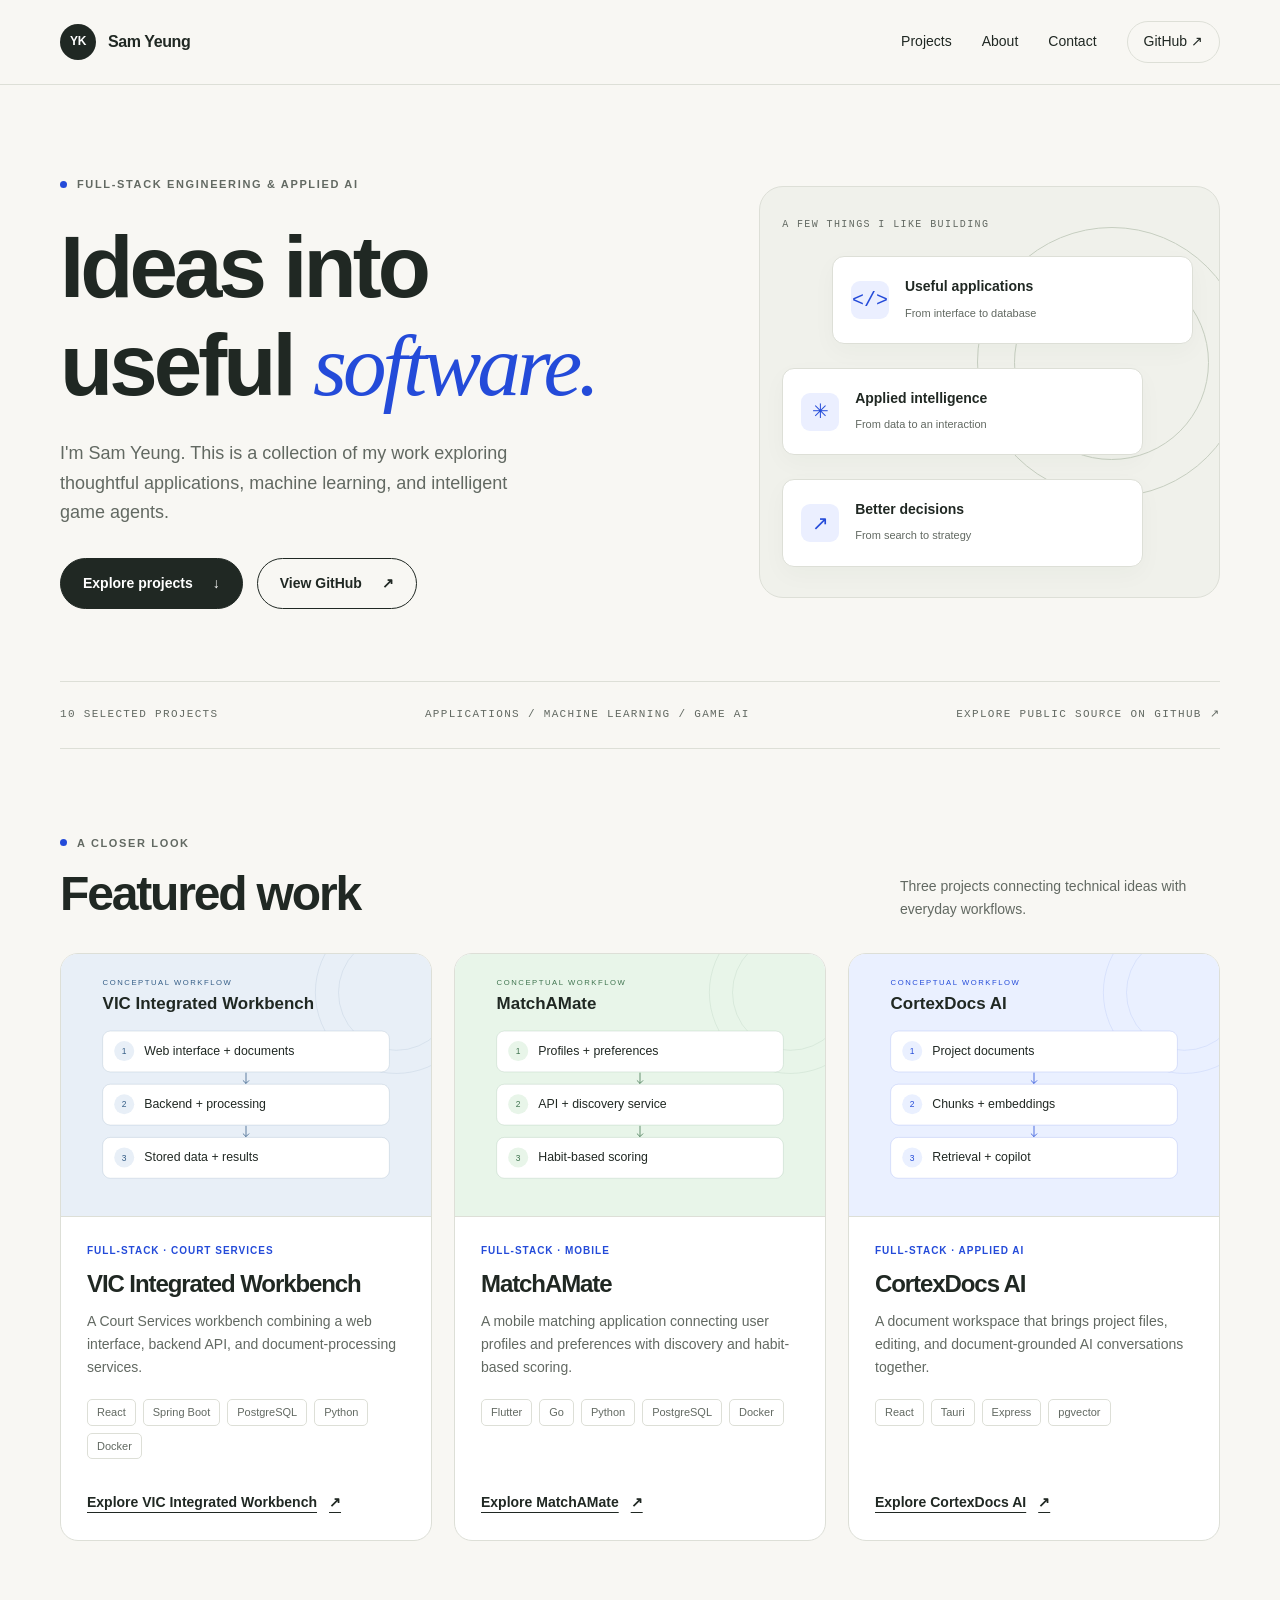
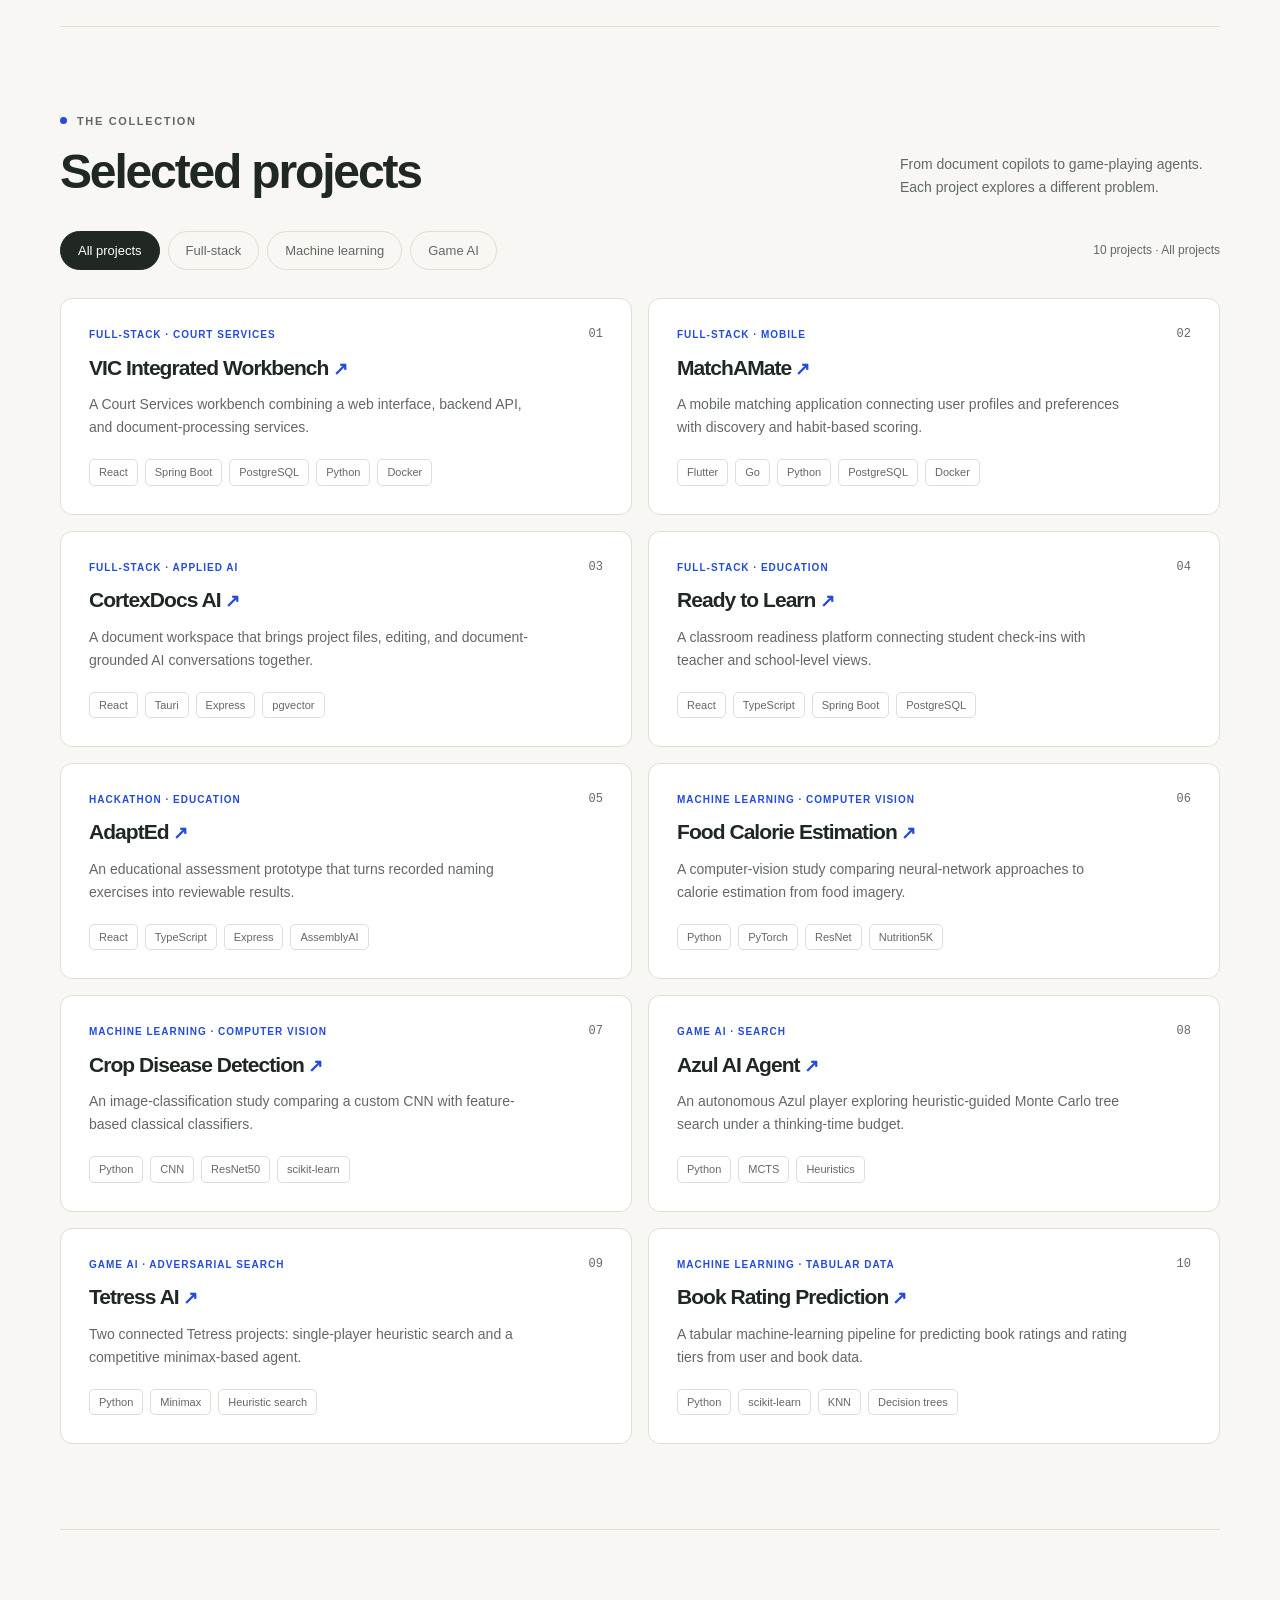
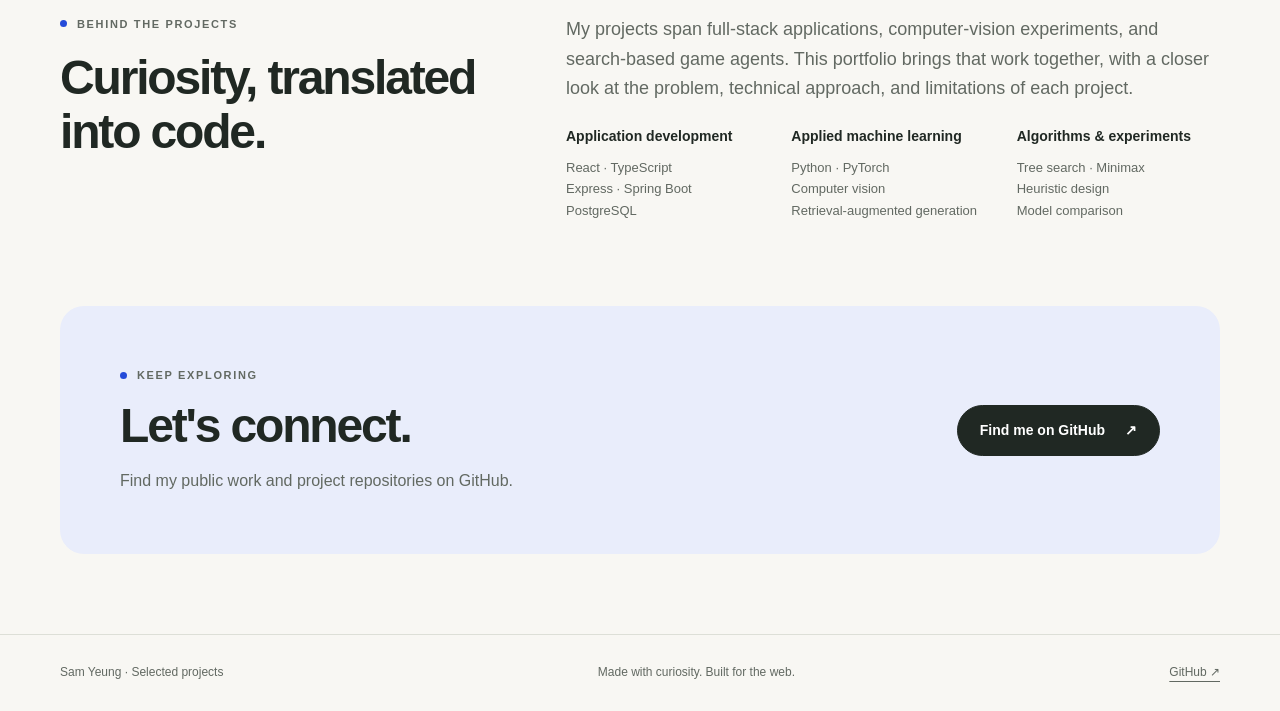
<file: index.html>
<!doctype html>
<html lang="en">
<head>
  <meta charset="utf-8">
  <meta name="viewport" content="width=device-width, initial-scale=1">
  <meta name="description" content="Explore Sam Yeung’s portfolio of full-stack applications, applied machine learning, and intelligent game agents.">
  <meta name="theme-color" content="#f8f7f3">
  <title>Full-stack engineering &amp; applied AI | Sam Yeung</title>
  <link rel="canonical" href="https://yeungeqq.github.io/personal_website/">
  <meta property="og:type" content="website">
  <meta property="og:title" content="Full-stack engineering &amp; applied AI | Sam Yeung">
  <meta property="og:description" content="Explore Sam Yeung’s portfolio of full-stack applications, applied machine learning, and intelligent game agents.">
  <meta property="og:url" content="https://yeungeqq.github.io/personal_website/">
  <meta property="og:site_name" content="Sam Yeung — Portfolio">
  <meta name="twitter:card" content="summary">
  <link rel="icon" href="./assets/images/favicon.svg" type="image/svg+xml">
  <link rel="stylesheet" href="./assets/css/styles.css">
  <script src="./assets/js/main.js" defer></script>
</head>
<body>
  <a class="skip-link" href="#main">Skip to content</a>
  <header class="site-header">
    <div class="wrap header-inner">
      <a class="brand" href="./index.html" aria-label="Sam Yeung, home"><span class="monogram" aria-hidden="true">YK</span>Sam Yeung</a>
      <button class="menu-toggle" type="button" data-menu-toggle aria-expanded="false" aria-controls="site-navigation" hidden>Menu</button>
      <nav class="site-nav" id="site-navigation" aria-label="Main navigation">
        <a href="./index.html#projects">Projects</a><a href="./index.html#about">About</a><a href="./index.html#contact">Contact</a>
        <a class="nav-github" href="https://github.com/yeungeqq">GitHub <span aria-hidden="true">↗</span></a>
      </nav>
    </div>
  </header>
  <main id="main">
    <div class="wrap">
      <section class="hero" aria-labelledby="intro-title">
        <div class="hero-copy"><div class="eyebrow">Full-stack engineering &amp; applied AI</div>
          <h1 id="intro-title">Ideas into<br>useful <em>software.</em></h1>
          <p>I'm Sam Yeung. This is a collection of my work exploring thoughtful applications, machine learning, and intelligent game agents.</p>
          <div class="actions"><a class="button primary" href="#projects">Explore projects <span aria-hidden="true">↓</span></a><a class="button" href="https://github.com/yeungeqq">View GitHub <span aria-hidden="true">↗</span></a></div>
        </div>
        <div class="hero-art" aria-hidden="true"><div class="art-label">A FEW THINGS I LIKE BUILDING</div><div class="orbit"></div><div class="orbit second"></div>
          <div class="art-block"><span class="art-symbol">&lt;/&gt;</span><div><b>Useful applications</b><small>From interface to database</small></div></div>
          <div class="art-block"><span class="art-symbol">✳</span><div><b>Applied intelligence</b><small>From data to an interaction</small></div></div>
          <div class="art-block"><span class="art-symbol">↗</span><div><b>Better decisions</b><small>From search to strategy</small></div></div>
        </div>
      </section>
      <div class="intro-strip"><span>10 selected projects</span><span>Applications / Machine learning / Game AI</span><span>Explore public source on GitHub ↗</span></div>
      <section class="section" aria-labelledby="featured-title"><div class="section-heading"><div><div class="eyebrow">A closer look</div><h2 id="featured-title">Featured work</h2></div><p>Three projects connecting technical ideas with everyday workflows.</p></div><div class="featured-grid"><article class="featured-card">
      <div class="project-visual"><img src="./assets/images/vic-integrated-workbench.svg" alt="Conceptual workflow: Web interface + documents → Backend + processing → Stored data + results" width="480" height="340" loading="lazy"></div>
      <div class="featured-body"><span class="category-label">Full-stack · Court Services</span><h3>VIC Integrated Workbench</h3><p>A Court Services workbench combining a web interface, backend API, and document-processing services.</p><ul class="tags" aria-label="Technologies"><li>React</li><li>Spring Boot</li><li>PostgreSQL</li><li>Python</li><li>Docker</li></ul><a class="text-link" href="./projects/vic-integrated-workbench.html">Explore VIC Integrated Workbench <span aria-hidden="true">↗</span></a></div>
    </article><article class="featured-card">
      <div class="project-visual"><img src="./assets/images/matchamate.svg" alt="Conceptual workflow: Profiles + preferences → API + discovery service → Habit-based scoring" width="480" height="340" loading="lazy"></div>
      <div class="featured-body"><span class="category-label">Full-stack · Mobile</span><h3>MatchAMate</h3><p>A mobile matching application connecting user profiles and preferences with discovery and habit-based scoring.</p><ul class="tags" aria-label="Technologies"><li>Flutter</li><li>Go</li><li>Python</li><li>PostgreSQL</li><li>Docker</li></ul><a class="text-link" href="./projects/matchamate.html">Explore MatchAMate <span aria-hidden="true">↗</span></a></div>
    </article><article class="featured-card">
      <div class="project-visual"><img src="./assets/images/cortexdocs.svg" alt="Conceptual workflow: Project documents → Chunks + embeddings → Retrieval + copilot" width="480" height="340" loading="lazy"></div>
      <div class="featured-body"><span class="category-label">Full-stack · Applied AI</span><h3>CortexDocs AI</h3><p>A document workspace that brings project files, editing, and document-grounded AI conversations together.</p><ul class="tags" aria-label="Technologies"><li>React</li><li>Tauri</li><li>Express</li><li>pgvector</li></ul><a class="text-link" href="./projects/cortexdocs.html">Explore CortexDocs AI <span aria-hidden="true">↗</span></a></div>
    </article></div></section>
      <section class="section all-projects" id="projects" aria-labelledby="projects-title"><div class="section-heading"><div><div class="eyebrow">The collection</div><h2 id="projects-title">Selected projects</h2></div><p>From document copilots to game-playing agents. Each project explores a different problem.</p></div>
        <div class="filter-bar"><div class="filters" data-filters role="group" aria-label="Filter projects by category" hidden>
          <button type="button" data-category="all" aria-pressed="true">All projects</button><button type="button" data-category="full-stack" aria-pressed="false">Full-stack</button><button type="button" data-category="machine-learning" aria-pressed="false">Machine learning</button><button type="button" data-category="game-ai" aria-pressed="false">Game AI</button>
        </div><p class="filter-status" data-filter-status role="status" aria-live="polite" aria-atomic="true">10 projects · All projects</p></div><div class="project-grid"><article class="project-card" data-project-card data-category="full-stack">
      <div class="card-top"><div><div class="category-label">Full-stack · Court Services</div><h3><a href="./projects/vic-integrated-workbench.html">VIC Integrated Workbench</a></h3></div><span class="project-number" aria-hidden="true">01</span></div>
      <p>A Court Services workbench combining a web interface, backend API, and document-processing services.</p><ul class="tags" aria-label="Technologies"><li>React</li><li>Spring Boot</li><li>PostgreSQL</li><li>Python</li><li>Docker</li></ul></article><article class="project-card" data-project-card data-category="full-stack">
      <div class="card-top"><div><div class="category-label">Full-stack · Mobile</div><h3><a href="./projects/matchamate.html">MatchAMate</a></h3></div><span class="project-number" aria-hidden="true">02</span></div>
      <p>A mobile matching application connecting user profiles and preferences with discovery and habit-based scoring.</p><ul class="tags" aria-label="Technologies"><li>Flutter</li><li>Go</li><li>Python</li><li>PostgreSQL</li><li>Docker</li></ul></article><article class="project-card" data-project-card data-category="full-stack">
      <div class="card-top"><div><div class="category-label">Full-stack · Applied AI</div><h3><a href="./projects/cortexdocs.html">CortexDocs AI</a></h3></div><span class="project-number" aria-hidden="true">03</span></div>
      <p>A document workspace that brings project files, editing, and document-grounded AI conversations together.</p><ul class="tags" aria-label="Technologies"><li>React</li><li>Tauri</li><li>Express</li><li>pgvector</li></ul></article><article class="project-card" data-project-card data-category="full-stack">
      <div class="card-top"><div><div class="category-label">Full-stack · Education</div><h3><a href="./projects/ready-to-learn.html">Ready to Learn</a></h3></div><span class="project-number" aria-hidden="true">04</span></div>
      <p>A classroom readiness platform connecting student check-ins with teacher and school-level views.</p><ul class="tags" aria-label="Technologies"><li>React</li><li>TypeScript</li><li>Spring Boot</li><li>PostgreSQL</li></ul></article><article class="project-card" data-project-card data-category="full-stack">
      <div class="card-top"><div><div class="category-label">Hackathon · Education</div><h3><a href="./projects/adapted.html">AdaptEd</a></h3></div><span class="project-number" aria-hidden="true">05</span></div>
      <p>An educational assessment prototype that turns recorded naming exercises into reviewable results.</p><ul class="tags" aria-label="Technologies"><li>React</li><li>TypeScript</li><li>Express</li><li>AssemblyAI</li></ul></article><article class="project-card" data-project-card data-category="machine-learning">
      <div class="card-top"><div><div class="category-label">Machine learning · Computer vision</div><h3><a href="./projects/food-calorie-estimation.html">Food Calorie Estimation</a></h3></div><span class="project-number" aria-hidden="true">06</span></div>
      <p>A computer-vision study comparing neural-network approaches to calorie estimation from food imagery.</p><ul class="tags" aria-label="Technologies"><li>Python</li><li>PyTorch</li><li>ResNet</li><li>Nutrition5K</li></ul></article><article class="project-card" data-project-card data-category="machine-learning">
      <div class="card-top"><div><div class="category-label">Machine learning · Computer vision</div><h3><a href="./projects/crop-disease-detection.html">Crop Disease Detection</a></h3></div><span class="project-number" aria-hidden="true">07</span></div>
      <p>An image-classification study comparing a custom CNN with feature-based classical classifiers.</p><ul class="tags" aria-label="Technologies"><li>Python</li><li>CNN</li><li>ResNet50</li><li>scikit-learn</li></ul></article><article class="project-card" data-project-card data-category="game-ai">
      <div class="card-top"><div><div class="category-label">Game AI · Search</div><h3><a href="./projects/azul-ai.html">Azul AI Agent</a></h3></div><span class="project-number" aria-hidden="true">08</span></div>
      <p>An autonomous Azul player exploring heuristic-guided Monte Carlo tree search under a thinking-time budget.</p><ul class="tags" aria-label="Technologies"><li>Python</li><li>MCTS</li><li>Heuristics</li></ul></article><article class="project-card" data-project-card data-category="game-ai">
      <div class="card-top"><div><div class="category-label">Game AI · Adversarial search</div><h3><a href="./projects/tetress-ai.html">Tetress AI</a></h3></div><span class="project-number" aria-hidden="true">09</span></div>
      <p>Two connected Tetress projects: single-player heuristic search and a competitive minimax-based agent.</p><ul class="tags" aria-label="Technologies"><li>Python</li><li>Minimax</li><li>Heuristic search</li></ul></article><article class="project-card" data-project-card data-category="machine-learning">
      <div class="card-top"><div><div class="category-label">Machine learning · Tabular data</div><h3><a href="./projects/book-rating-prediction.html">Book Rating Prediction</a></h3></div><span class="project-number" aria-hidden="true">10</span></div>
      <p>A tabular machine-learning pipeline for predicting book ratings and rating tiers from user and book data.</p><ul class="tags" aria-label="Technologies"><li>Python</li><li>scikit-learn</li><li>KNN</li><li>Decision trees</li></ul></article></div>
      </section>
      <section class="section about" id="about" aria-labelledby="about-title"><div><div class="eyebrow">Behind the projects</div><h2 id="about-title">Curiosity, translated<br>into code.</h2></div><div class="about-copy"><p>My projects span full-stack applications, computer-vision experiments, and search-based game agents. This portfolio brings that work together, with a closer look at the problem, technical approach, and limitations of each project.</p><div class="skills"><div><h3>Application development</h3><p>React · TypeScript<br>Express · Spring Boot<br>PostgreSQL</p></div><div><h3>Applied machine learning</h3><p>Python · PyTorch<br>Computer vision<br>Retrieval-augmented generation</p></div><div><h3>Algorithms &amp; experiments</h3><p>Tree search · Minimax<br>Heuristic design<br>Model comparison</p></div></div></div></section>
      <section class="contact" id="contact" aria-labelledby="contact-title"><div><div class="eyebrow">Keep exploring</div><h2 id="contact-title">Let's connect.</h2><p>Find my public work and project repositories on GitHub.</p></div><a class="button primary" href="https://github.com/yeungeqq">Find me on GitHub <span aria-hidden="true">↗</span></a></section>
    </div></main>
  <footer class="site-footer"><div class="wrap footer-inner"><span>Sam Yeung · Selected projects</span><span>Made with curiosity. Built for the web.</span><a href="https://github.com/yeungeqq">GitHub ↗</a></div></footer>
</body>
</html>
</file>
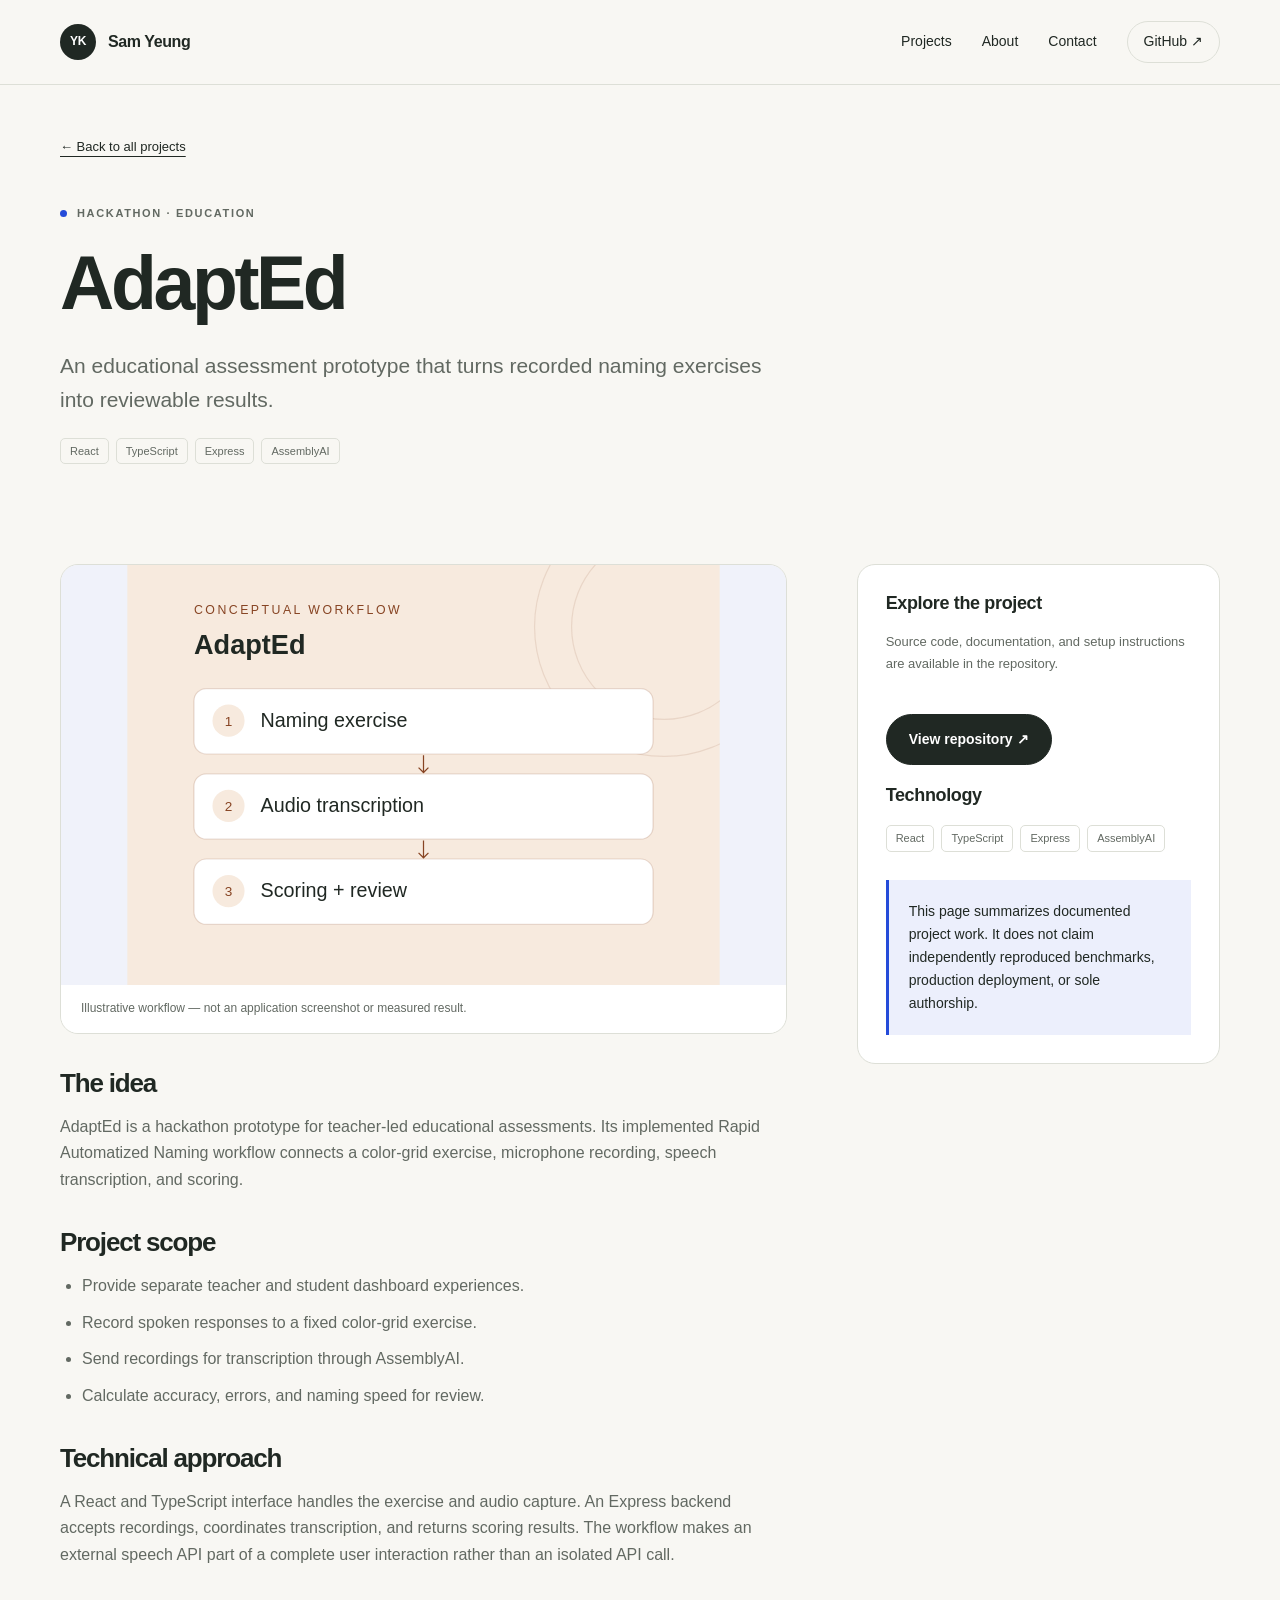
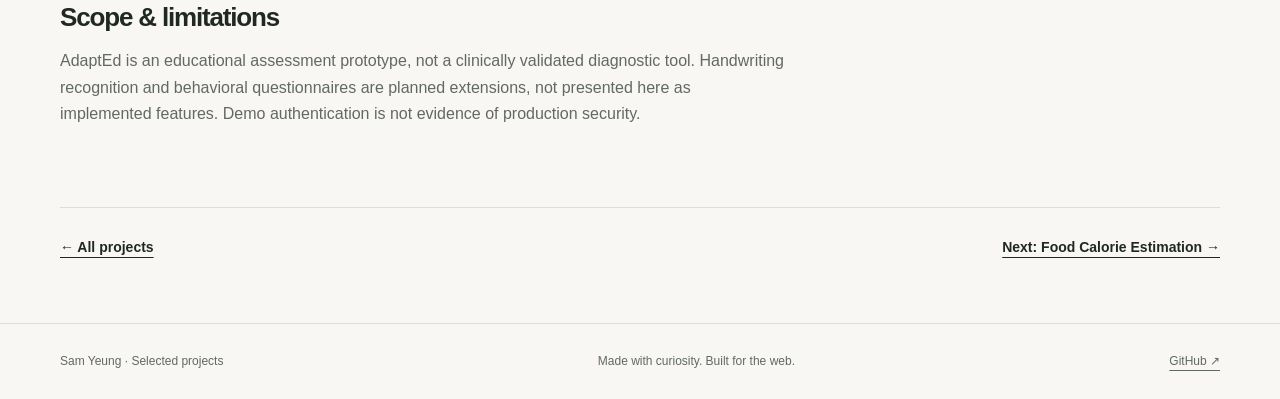
<file: projects/adapted.html>
<!doctype html>
<html lang="en">
<head>
  <meta charset="utf-8">
  <meta name="viewport" content="width=device-width, initial-scale=1">
  <meta name="description" content="An educational assessment prototype that turns recorded naming exercises into reviewable results.">
  <meta name="theme-color" content="#f8f7f3">
  <title>AdaptEd | Sam Yeung</title>
  <link rel="canonical" href="https://yeungeqq.github.io/personal_website/projects/adapted.html">
  <meta property="og:type" content="website">
  <meta property="og:title" content="AdaptEd | Sam Yeung">
  <meta property="og:description" content="An educational assessment prototype that turns recorded naming exercises into reviewable results.">
  <meta property="og:url" content="https://yeungeqq.github.io/personal_website/projects/adapted.html">
  <meta property="og:site_name" content="Sam Yeung — Portfolio">
  <meta name="twitter:card" content="summary">
  <link rel="icon" href="../assets/images/favicon.svg" type="image/svg+xml">
  <link rel="stylesheet" href="../assets/css/styles.css">
  <script src="../assets/js/main.js" defer></script>
</head>
<body>
  <a class="skip-link" href="#main">Skip to content</a>
  <header class="site-header">
    <div class="wrap header-inner">
      <a class="brand" href="../index.html" aria-label="Sam Yeung, home"><span class="monogram" aria-hidden="true">YK</span>Sam Yeung</a>
      <button class="menu-toggle" type="button" data-menu-toggle aria-expanded="false" aria-controls="site-navigation" hidden>Menu</button>
      <nav class="site-nav" id="site-navigation" aria-label="Main navigation">
        <a href="../index.html#projects">Projects</a><a href="../index.html#about">About</a><a href="../index.html#contact">Contact</a>
        <a class="nav-github" href="https://github.com/yeungeqq">GitHub <span aria-hidden="true">↗</span></a>
      </nav>
    </div>
  </header>
  <main id="main"><div class="wrap">
      <section class="detail-hero"><a class="back-link" href="../index.html#projects">← Back to all projects</a><div class="eyebrow">Hackathon · Education</div><h1>AdaptEd</h1><p class="detail-lead">An educational assessment prototype that turns recorded naming exercises into reviewable results.</p><ul class="tags" aria-label="Technologies"><li>React</li><li>TypeScript</li><li>Express</li><li>AssemblyAI</li></ul></section>
      <div class="detail-layout"><article class="prose" aria-label="Project overview">
        <figure class="detail-figure"><img src="../assets/images/adapted.svg" alt="Conceptual workflow: Naming exercise → Audio transcription → Scoring + review" width="480" height="340"><figcaption>Illustrative workflow — not an application screenshot or measured result.</figcaption></figure>
        <h2>The idea</h2><p>AdaptEd is a hackathon prototype for teacher-led educational assessments. Its implemented Rapid Automatized Naming workflow connects a color-grid exercise, microphone recording, speech transcription, and scoring.</p><h2>Project scope</h2><ul><li>Provide separate teacher and student dashboard experiences.</li><li>Record spoken responses to a fixed color-grid exercise.</li><li>Send recordings for transcription through AssemblyAI.</li><li>Calculate accuracy, errors, and naming speed for review.</li></ul><h2>Technical approach</h2><p>A React and TypeScript interface handles the exercise and audio capture. An Express backend accepts recordings, coordinates transcription, and returns scoring results. The workflow makes an external speech API part of a complete user interaction rather than an isolated API call.</p><h2>Scope &amp; limitations</h2><p>AdaptEd is an educational assessment prototype, not a clinically validated diagnostic tool. Handwriting recognition and behavioral questionnaires are planned extensions, not presented here as implemented features. Demo authentication is not evidence of production security.</p>
      </article><aside class="project-aside"><h2>Explore the project</h2><p>Source code, documentation, and setup instructions are available in the repository.</p><div class="actions"><a class="button primary" href="https://github.com/yeungeqq/feit_hackathon_2025_learning_disability_detection">View repository ↗</a></div><h2>Technology</h2><ul class="tags" aria-label="Technologies"><li>React</li><li>TypeScript</li><li>Express</li><li>AssemblyAI</li></ul><div class="note">This page summarizes documented project work. It does not claim independently reproduced benchmarks, production deployment, or sole authorship.</div></aside></div>
      <nav class="next-project" aria-label="More projects"><a class="text-link" href="../index.html#projects">← All projects</a><a class="text-link" href="./food-calorie-estimation.html">Next: Food Calorie Estimation →</a></nav>
    </div></main>
  <footer class="site-footer"><div class="wrap footer-inner"><span>Sam Yeung · Selected projects</span><span>Made with curiosity. Built for the web.</span><a href="https://github.com/yeungeqq">GitHub ↗</a></div></footer>
</body>
</html>
</file>
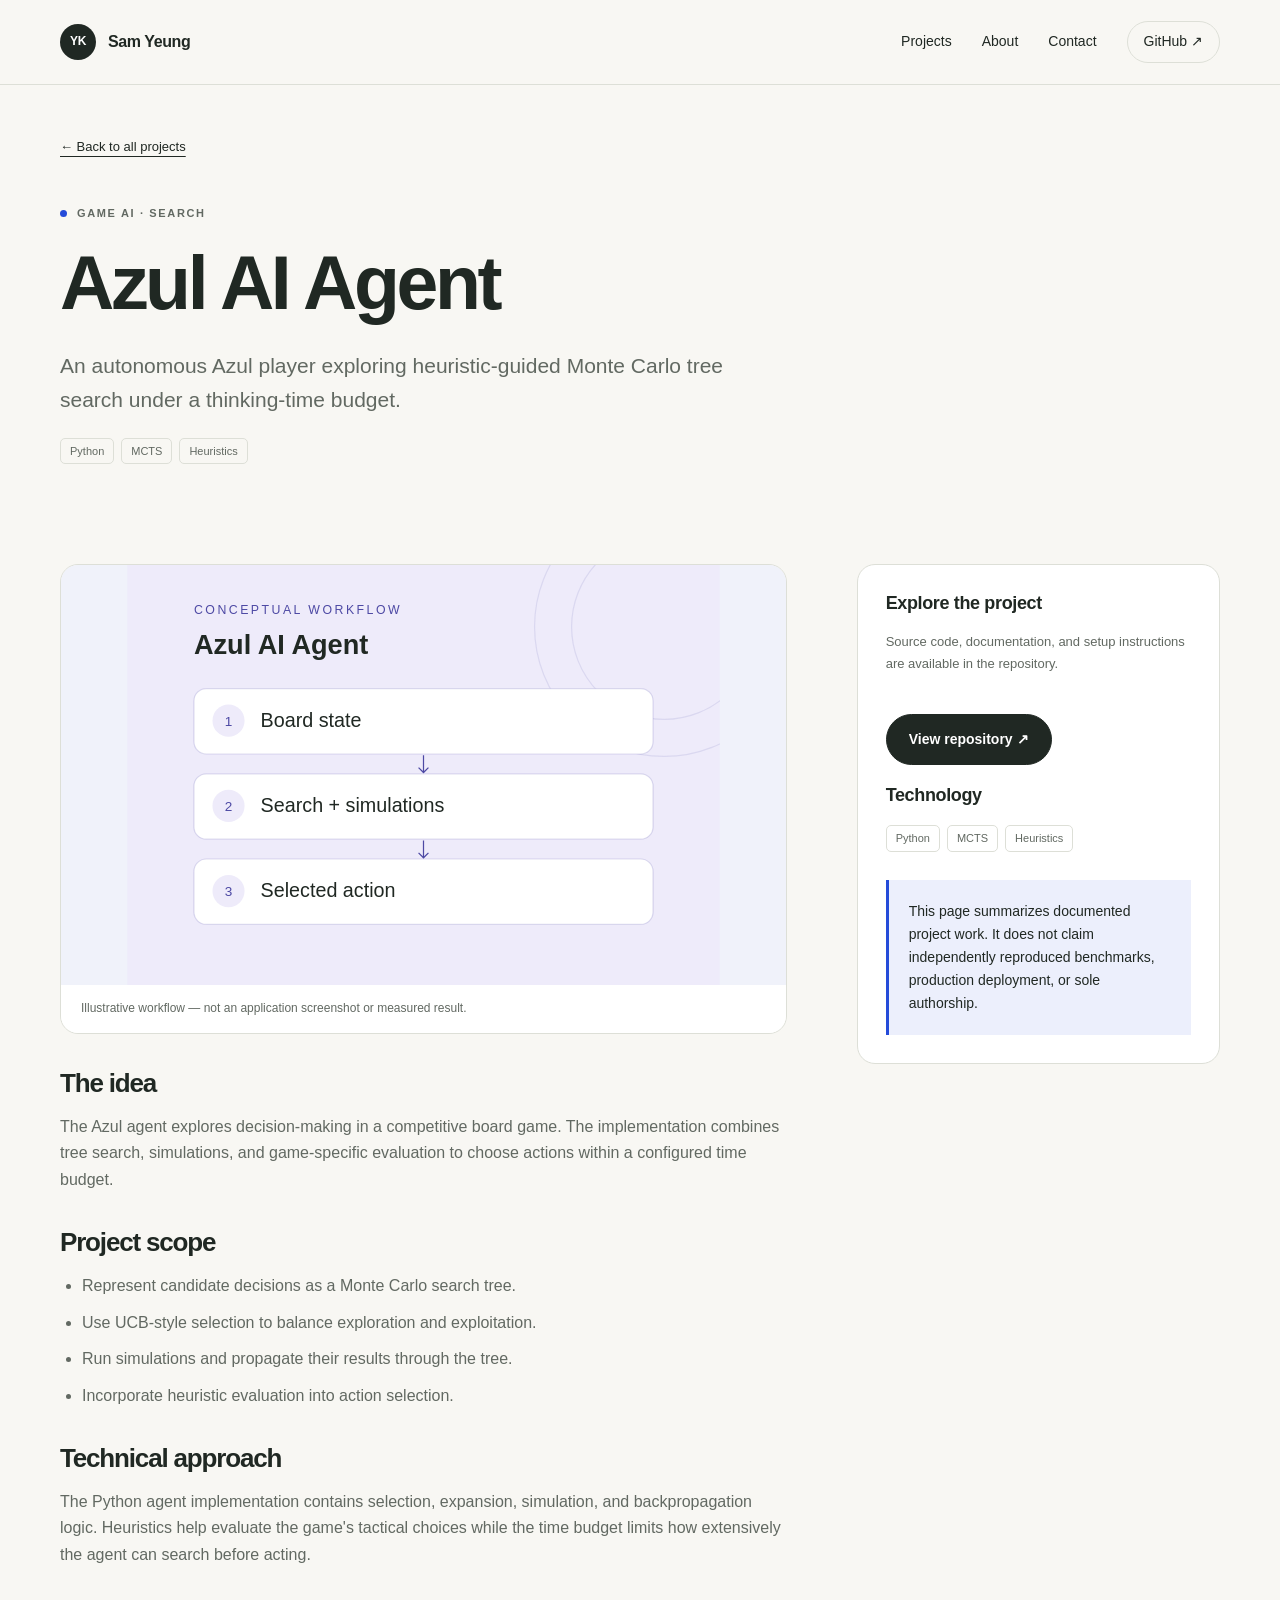
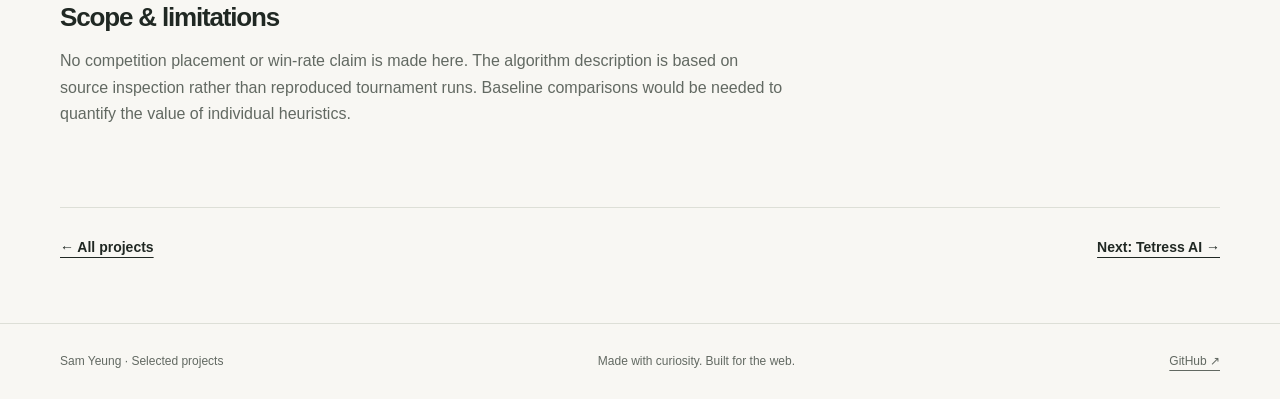
<file: projects/azul-ai.html>
<!doctype html>
<html lang="en">
<head>
  <meta charset="utf-8">
  <meta name="viewport" content="width=device-width, initial-scale=1">
  <meta name="description" content="An autonomous Azul player exploring heuristic-guided Monte Carlo tree search under a thinking-time budget.">
  <meta name="theme-color" content="#f8f7f3">
  <title>Azul AI Agent | Sam Yeung</title>
  <link rel="canonical" href="https://yeungeqq.github.io/personal_website/projects/azul-ai.html">
  <meta property="og:type" content="website">
  <meta property="og:title" content="Azul AI Agent | Sam Yeung">
  <meta property="og:description" content="An autonomous Azul player exploring heuristic-guided Monte Carlo tree search under a thinking-time budget.">
  <meta property="og:url" content="https://yeungeqq.github.io/personal_website/projects/azul-ai.html">
  <meta property="og:site_name" content="Sam Yeung — Portfolio">
  <meta name="twitter:card" content="summary">
  <link rel="icon" href="../assets/images/favicon.svg" type="image/svg+xml">
  <link rel="stylesheet" href="../assets/css/styles.css">
  <script src="../assets/js/main.js" defer></script>
</head>
<body>
  <a class="skip-link" href="#main">Skip to content</a>
  <header class="site-header">
    <div class="wrap header-inner">
      <a class="brand" href="../index.html" aria-label="Sam Yeung, home"><span class="monogram" aria-hidden="true">YK</span>Sam Yeung</a>
      <button class="menu-toggle" type="button" data-menu-toggle aria-expanded="false" aria-controls="site-navigation" hidden>Menu</button>
      <nav class="site-nav" id="site-navigation" aria-label="Main navigation">
        <a href="../index.html#projects">Projects</a><a href="../index.html#about">About</a><a href="../index.html#contact">Contact</a>
        <a class="nav-github" href="https://github.com/yeungeqq">GitHub <span aria-hidden="true">↗</span></a>
      </nav>
    </div>
  </header>
  <main id="main"><div class="wrap">
      <section class="detail-hero"><a class="back-link" href="../index.html#projects">← Back to all projects</a><div class="eyebrow">Game AI · Search</div><h1>Azul AI Agent</h1><p class="detail-lead">An autonomous Azul player exploring heuristic-guided Monte Carlo tree search under a thinking-time budget.</p><ul class="tags" aria-label="Technologies"><li>Python</li><li>MCTS</li><li>Heuristics</li></ul></section>
      <div class="detail-layout"><article class="prose" aria-label="Project overview">
        <figure class="detail-figure"><img src="../assets/images/azul-ai.svg" alt="Conceptual workflow: Board state → Search + simulations → Selected action" width="480" height="340"><figcaption>Illustrative workflow — not an application screenshot or measured result.</figcaption></figure>
        <h2>The idea</h2><p>The Azul agent explores decision-making in a competitive board game. The implementation combines tree search, simulations, and game-specific evaluation to choose actions within a configured time budget.</p><h2>Project scope</h2><ul><li>Represent candidate decisions as a Monte Carlo search tree.</li><li>Use UCB-style selection to balance exploration and exploitation.</li><li>Run simulations and propagate their results through the tree.</li><li>Incorporate heuristic evaluation into action selection.</li></ul><h2>Technical approach</h2><p>The Python agent implementation contains selection, expansion, simulation, and backpropagation logic. Heuristics help evaluate the game&#x27;s tactical choices while the time budget limits how extensively the agent can search before acting.</p><h2>Scope &amp; limitations</h2><p>No competition placement or win-rate claim is made here. The algorithm description is based on source inspection rather than reproduced tournament runs. Baseline comparisons would be needed to quantify the value of individual heuristics.</p>
      </article><aside class="project-aside"><h2>Explore the project</h2><p>Source code, documentation, and setup instructions are available in the repository.</p><div class="actions"><a class="button primary" href="https://github.com/yeungeqq/adversary_azul_game_agent">View repository ↗</a></div><h2>Technology</h2><ul class="tags" aria-label="Technologies"><li>Python</li><li>MCTS</li><li>Heuristics</li></ul><div class="note">This page summarizes documented project work. It does not claim independently reproduced benchmarks, production deployment, or sole authorship.</div></aside></div>
      <nav class="next-project" aria-label="More projects"><a class="text-link" href="../index.html#projects">← All projects</a><a class="text-link" href="./tetress-ai.html">Next: Tetress AI →</a></nav>
    </div></main>
  <footer class="site-footer"><div class="wrap footer-inner"><span>Sam Yeung · Selected projects</span><span>Made with curiosity. Built for the web.</span><a href="https://github.com/yeungeqq">GitHub ↗</a></div></footer>
</body>
</html>
</file>
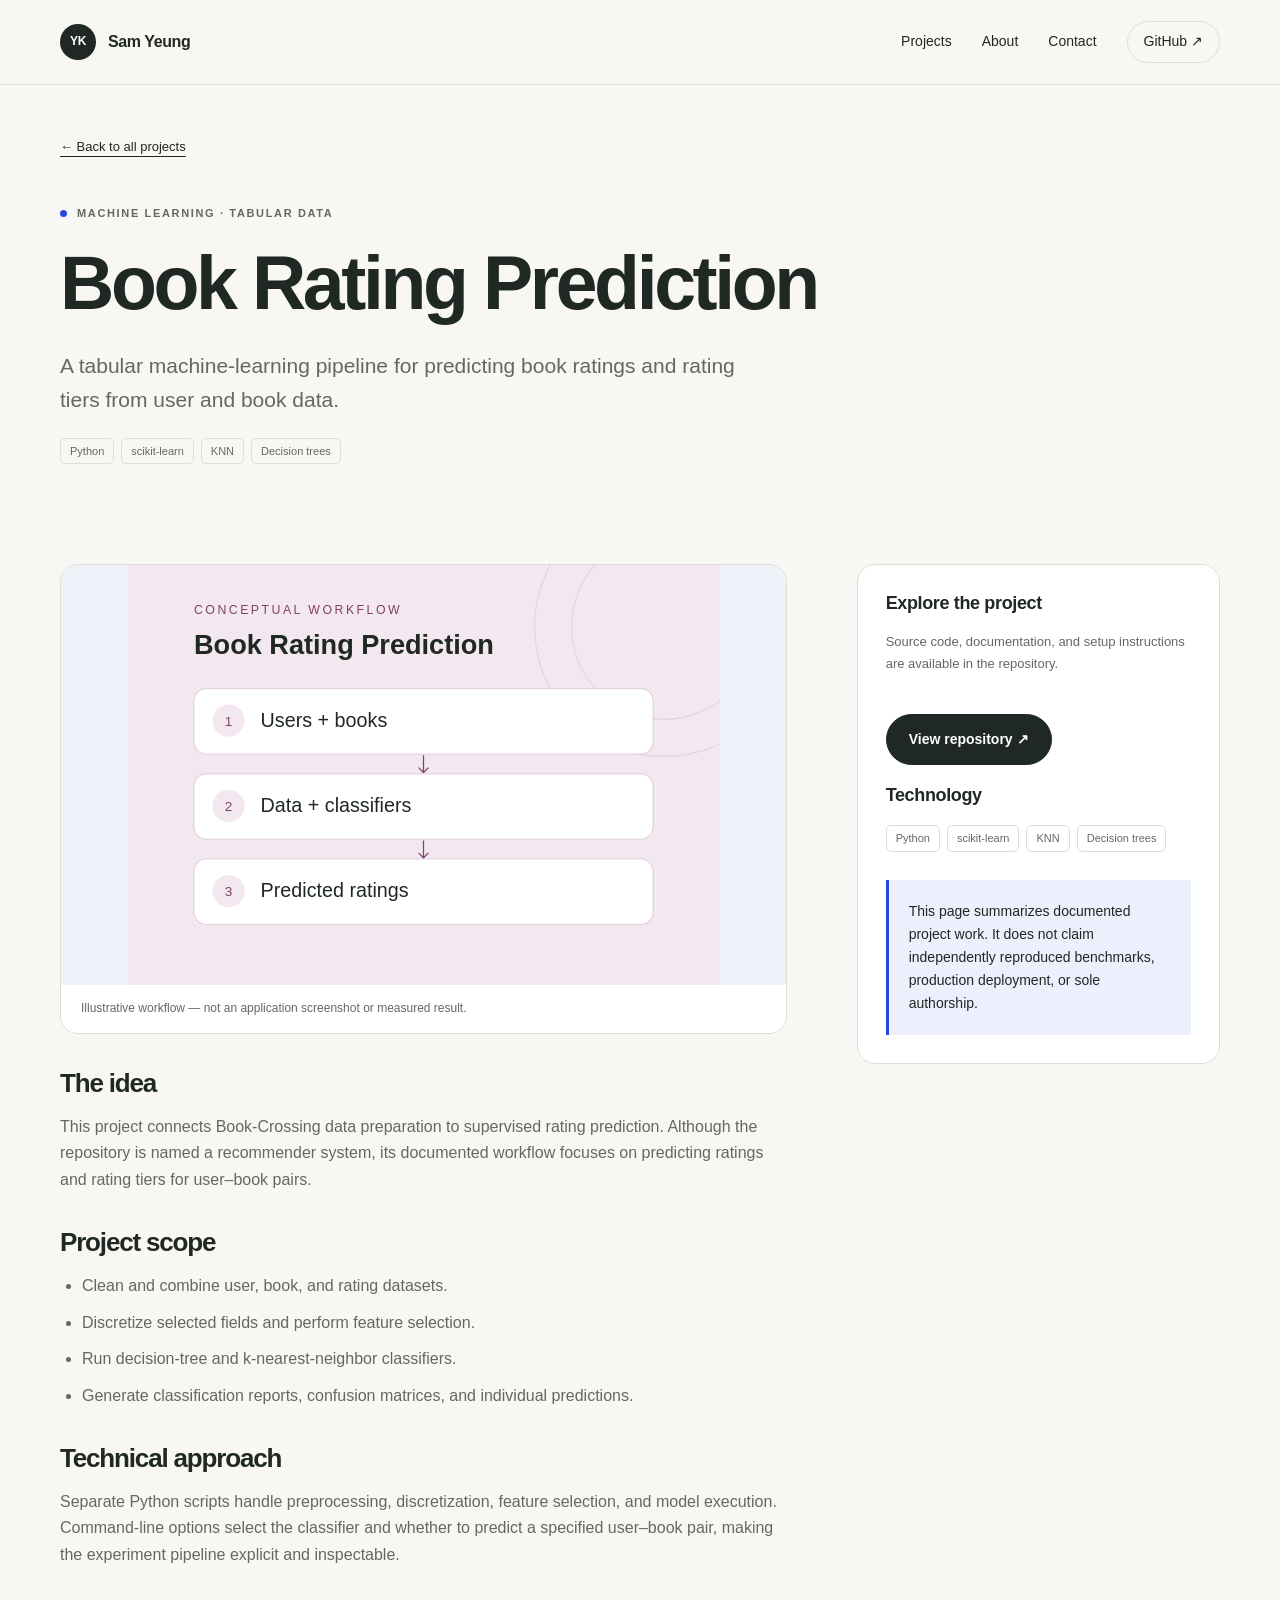
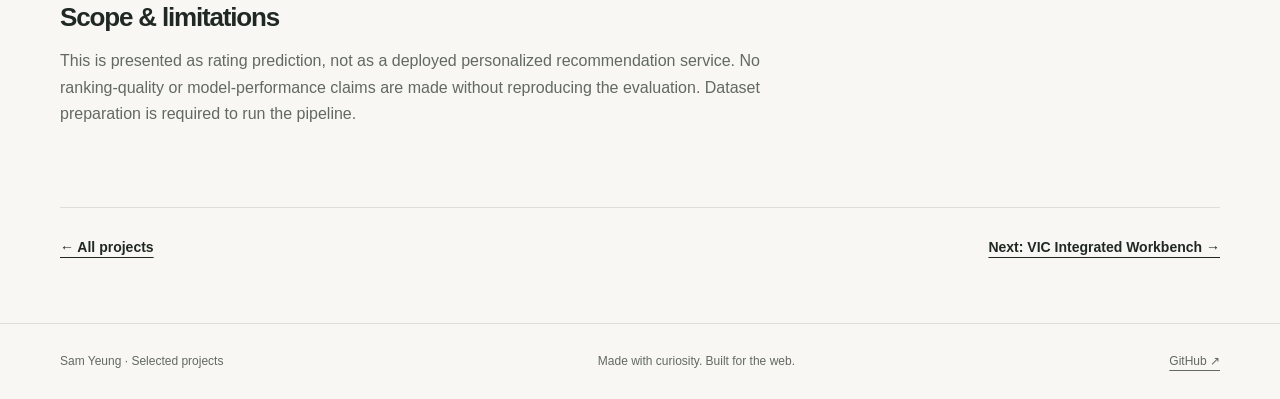
<file: projects/book-rating-prediction.html>
<!doctype html>
<html lang="en">
<head>
  <meta charset="utf-8">
  <meta name="viewport" content="width=device-width, initial-scale=1">
  <meta name="description" content="A tabular machine-learning pipeline for predicting book ratings and rating tiers from user and book data.">
  <meta name="theme-color" content="#f8f7f3">
  <title>Book Rating Prediction | Sam Yeung</title>
  <link rel="canonical" href="https://yeungeqq.github.io/personal_website/projects/book-rating-prediction.html">
  <meta property="og:type" content="website">
  <meta property="og:title" content="Book Rating Prediction | Sam Yeung">
  <meta property="og:description" content="A tabular machine-learning pipeline for predicting book ratings and rating tiers from user and book data.">
  <meta property="og:url" content="https://yeungeqq.github.io/personal_website/projects/book-rating-prediction.html">
  <meta property="og:site_name" content="Sam Yeung — Portfolio">
  <meta name="twitter:card" content="summary">
  <link rel="icon" href="../assets/images/favicon.svg" type="image/svg+xml">
  <link rel="stylesheet" href="../assets/css/styles.css">
  <script src="../assets/js/main.js" defer></script>
</head>
<body>
  <a class="skip-link" href="#main">Skip to content</a>
  <header class="site-header">
    <div class="wrap header-inner">
      <a class="brand" href="../index.html" aria-label="Sam Yeung, home"><span class="monogram" aria-hidden="true">YK</span>Sam Yeung</a>
      <button class="menu-toggle" type="button" data-menu-toggle aria-expanded="false" aria-controls="site-navigation" hidden>Menu</button>
      <nav class="site-nav" id="site-navigation" aria-label="Main navigation">
        <a href="../index.html#projects">Projects</a><a href="../index.html#about">About</a><a href="../index.html#contact">Contact</a>
        <a class="nav-github" href="https://github.com/yeungeqq">GitHub <span aria-hidden="true">↗</span></a>
      </nav>
    </div>
  </header>
  <main id="main"><div class="wrap">
      <section class="detail-hero"><a class="back-link" href="../index.html#projects">← Back to all projects</a><div class="eyebrow">Machine learning · Tabular data</div><h1>Book Rating Prediction</h1><p class="detail-lead">A tabular machine-learning pipeline for predicting book ratings and rating tiers from user and book data.</p><ul class="tags" aria-label="Technologies"><li>Python</li><li>scikit-learn</li><li>KNN</li><li>Decision trees</li></ul></section>
      <div class="detail-layout"><article class="prose" aria-label="Project overview">
        <figure class="detail-figure"><img src="../assets/images/book-rating-prediction.svg" alt="Conceptual workflow: Users + books → Data + classifiers → Predicted ratings" width="480" height="340"><figcaption>Illustrative workflow — not an application screenshot or measured result.</figcaption></figure>
        <h2>The idea</h2><p>This project connects Book-Crossing data preparation to supervised rating prediction. Although the repository is named a recommender system, its documented workflow focuses on predicting ratings and rating tiers for user–book pairs.</p><h2>Project scope</h2><ul><li>Clean and combine user, book, and rating datasets.</li><li>Discretize selected fields and perform feature selection.</li><li>Run decision-tree and k-nearest-neighbor classifiers.</li><li>Generate classification reports, confusion matrices, and individual predictions.</li></ul><h2>Technical approach</h2><p>Separate Python scripts handle preprocessing, discretization, feature selection, and model execution. Command-line options select the classifier and whether to predict a specified user–book pair, making the experiment pipeline explicit and inspectable.</p><h2>Scope &amp; limitations</h2><p>This is presented as rating prediction, not as a deployed personalized recommendation service. No ranking-quality or model-performance claims are made without reproducing the evaluation. Dataset preparation is required to run the pipeline.</p>
      </article><aside class="project-aside"><h2>Explore the project</h2><p>Source code, documentation, and setup instructions are available in the repository.</p><div class="actions"><a class="button primary" href="https://github.com/yeungeqq/book_recommender_system">View repository ↗</a></div><h2>Technology</h2><ul class="tags" aria-label="Technologies"><li>Python</li><li>scikit-learn</li><li>KNN</li><li>Decision trees</li></ul><div class="note">This page summarizes documented project work. It does not claim independently reproduced benchmarks, production deployment, or sole authorship.</div></aside></div>
      <nav class="next-project" aria-label="More projects"><a class="text-link" href="../index.html#projects">← All projects</a><a class="text-link" href="./vic-integrated-workbench.html">Next: VIC Integrated Workbench →</a></nav>
    </div></main>
  <footer class="site-footer"><div class="wrap footer-inner"><span>Sam Yeung · Selected projects</span><span>Made with curiosity. Built for the web.</span><a href="https://github.com/yeungeqq">GitHub ↗</a></div></footer>
</body>
</html>
</file>
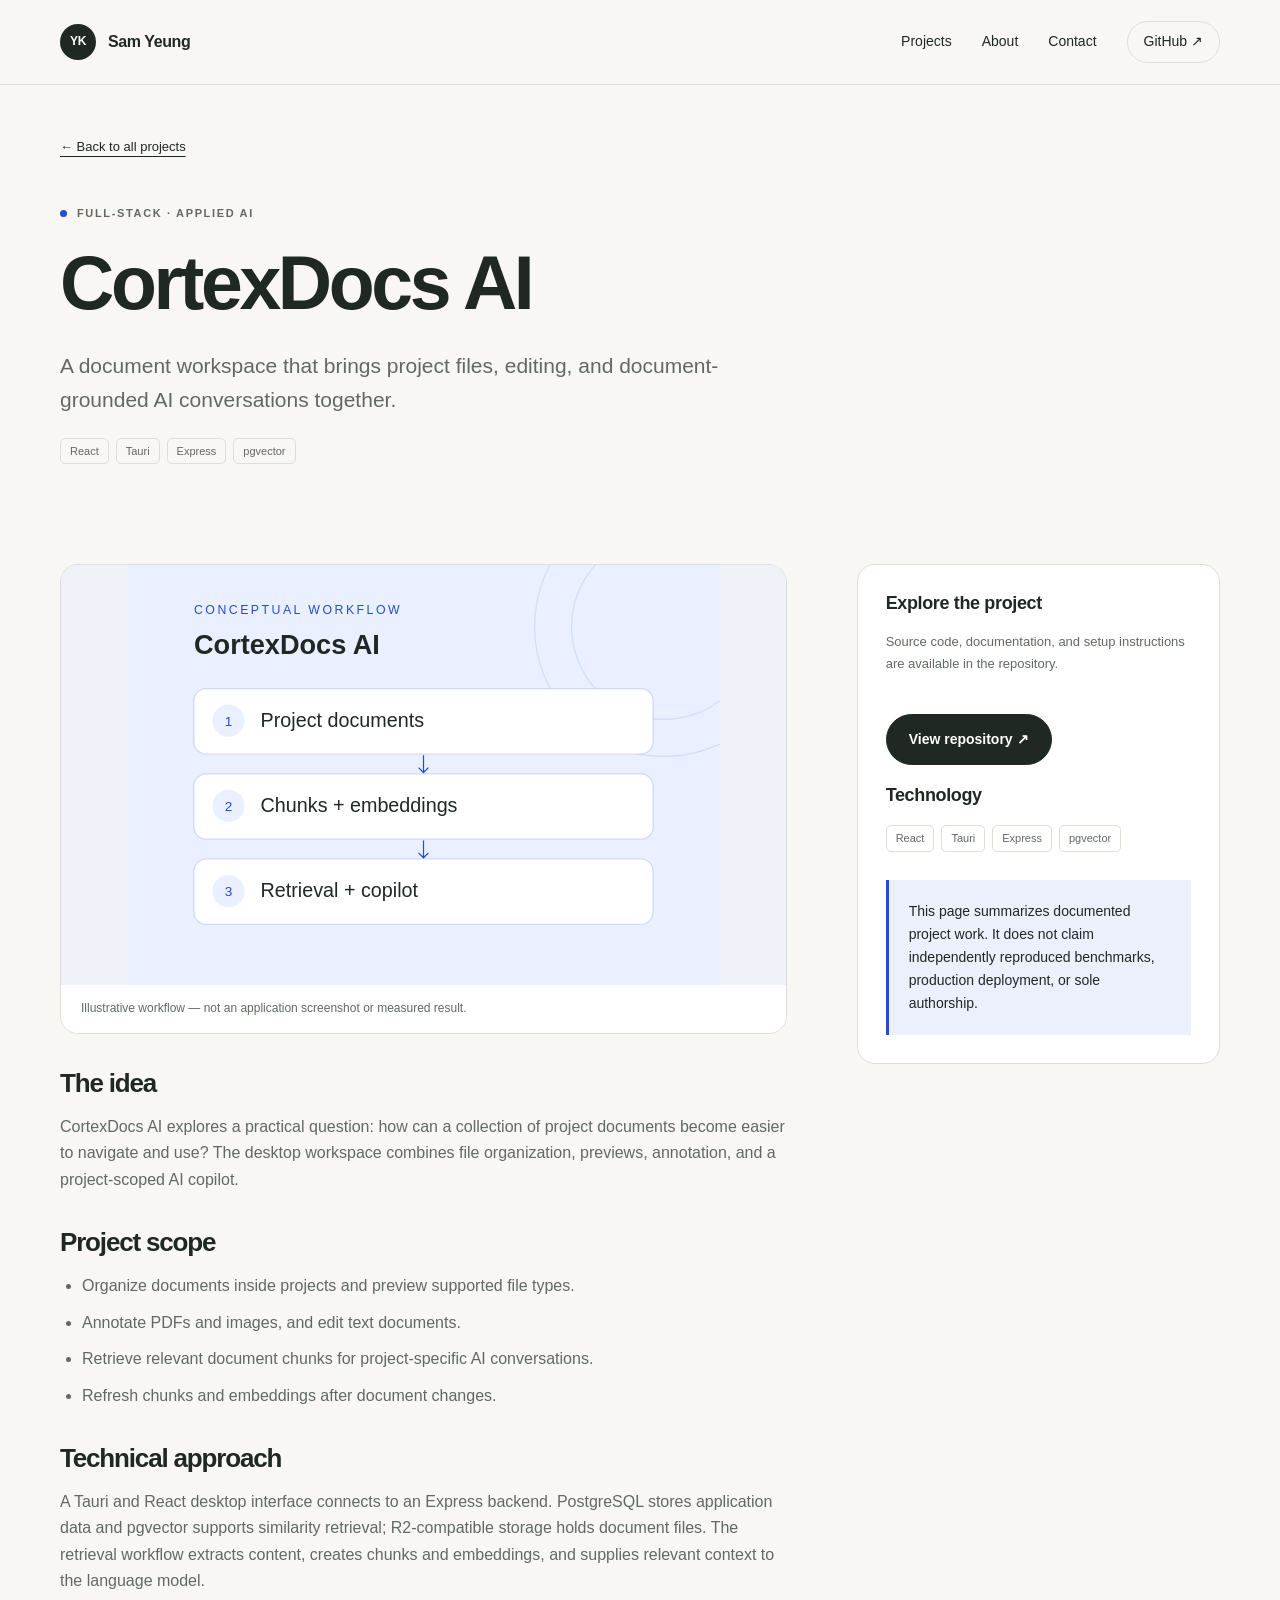
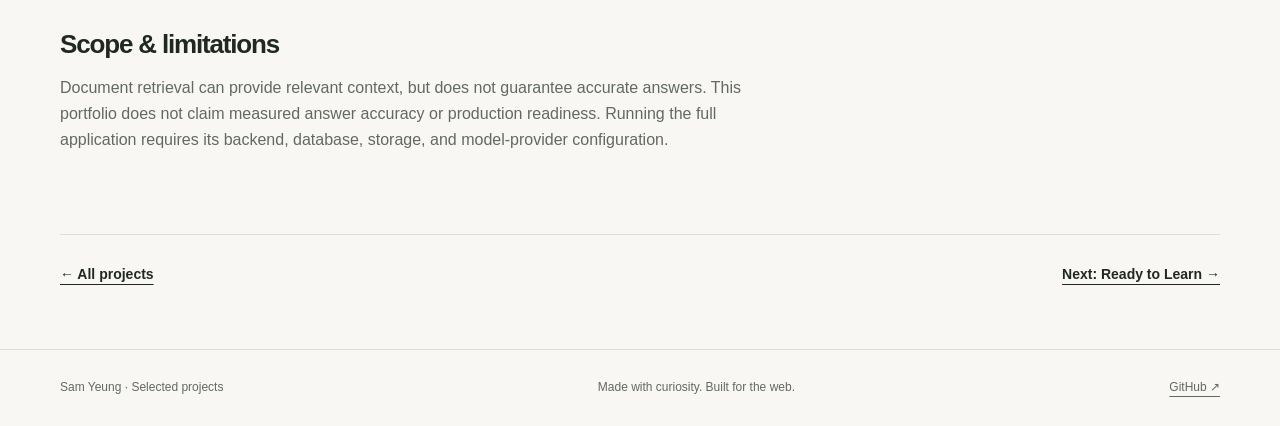
<file: projects/cortexdocs.html>
<!doctype html>
<html lang="en">
<head>
  <meta charset="utf-8">
  <meta name="viewport" content="width=device-width, initial-scale=1">
  <meta name="description" content="A document workspace that brings project files, editing, and document-grounded AI conversations together.">
  <meta name="theme-color" content="#f8f7f3">
  <title>CortexDocs AI | Sam Yeung</title>
  <link rel="canonical" href="https://yeungeqq.github.io/personal_website/projects/cortexdocs.html">
  <meta property="og:type" content="website">
  <meta property="og:title" content="CortexDocs AI | Sam Yeung">
  <meta property="og:description" content="A document workspace that brings project files, editing, and document-grounded AI conversations together.">
  <meta property="og:url" content="https://yeungeqq.github.io/personal_website/projects/cortexdocs.html">
  <meta property="og:site_name" content="Sam Yeung — Portfolio">
  <meta name="twitter:card" content="summary">
  <link rel="icon" href="../assets/images/favicon.svg" type="image/svg+xml">
  <link rel="stylesheet" href="../assets/css/styles.css">
  <script src="../assets/js/main.js" defer></script>
</head>
<body>
  <a class="skip-link" href="#main">Skip to content</a>
  <header class="site-header">
    <div class="wrap header-inner">
      <a class="brand" href="../index.html" aria-label="Sam Yeung, home"><span class="monogram" aria-hidden="true">YK</span>Sam Yeung</a>
      <button class="menu-toggle" type="button" data-menu-toggle aria-expanded="false" aria-controls="site-navigation" hidden>Menu</button>
      <nav class="site-nav" id="site-navigation" aria-label="Main navigation">
        <a href="../index.html#projects">Projects</a><a href="../index.html#about">About</a><a href="../index.html#contact">Contact</a>
        <a class="nav-github" href="https://github.com/yeungeqq">GitHub <span aria-hidden="true">↗</span></a>
      </nav>
    </div>
  </header>
  <main id="main"><div class="wrap">
      <section class="detail-hero"><a class="back-link" href="../index.html#projects">← Back to all projects</a><div class="eyebrow">Full-stack · Applied AI</div><h1>CortexDocs AI</h1><p class="detail-lead">A document workspace that brings project files, editing, and document-grounded AI conversations together.</p><ul class="tags" aria-label="Technologies"><li>React</li><li>Tauri</li><li>Express</li><li>pgvector</li></ul></section>
      <div class="detail-layout"><article class="prose" aria-label="Project overview">
        <figure class="detail-figure"><img src="../assets/images/cortexdocs.svg" alt="Conceptual workflow: Project documents → Chunks + embeddings → Retrieval + copilot" width="480" height="340"><figcaption>Illustrative workflow — not an application screenshot or measured result.</figcaption></figure>
        <h2>The idea</h2><p>CortexDocs AI explores a practical question: how can a collection of project documents become easier to navigate and use? The desktop workspace combines file organization, previews, annotation, and a project-scoped AI copilot.</p><h2>Project scope</h2><ul><li>Organize documents inside projects and preview supported file types.</li><li>Annotate PDFs and images, and edit text documents.</li><li>Retrieve relevant document chunks for project-specific AI conversations.</li><li>Refresh chunks and embeddings after document changes.</li></ul><h2>Technical approach</h2><p>A Tauri and React desktop interface connects to an Express backend. PostgreSQL stores application data and pgvector supports similarity retrieval; R2-compatible storage holds document files. The retrieval workflow extracts content, creates chunks and embeddings, and supplies relevant context to the language model.</p><h2>Scope &amp; limitations</h2><p>Document retrieval can provide relevant context, but does not guarantee accurate answers. This portfolio does not claim measured answer accuracy or production readiness. Running the full application requires its backend, database, storage, and model-provider configuration.</p>
      </article><aside class="project-aside"><h2>Explore the project</h2><p>Source code, documentation, and setup instructions are available in the repository.</p><div class="actions"><a class="button primary" href="https://github.com/yeungeqq/cortex_docs_ai">View repository ↗</a></div><h2>Technology</h2><ul class="tags" aria-label="Technologies"><li>React</li><li>Tauri</li><li>Express</li><li>pgvector</li></ul><div class="note">This page summarizes documented project work. It does not claim independently reproduced benchmarks, production deployment, or sole authorship.</div></aside></div>
      <nav class="next-project" aria-label="More projects"><a class="text-link" href="../index.html#projects">← All projects</a><a class="text-link" href="./ready-to-learn.html">Next: Ready to Learn →</a></nav>
    </div></main>
  <footer class="site-footer"><div class="wrap footer-inner"><span>Sam Yeung · Selected projects</span><span>Made with curiosity. Built for the web.</span><a href="https://github.com/yeungeqq">GitHub ↗</a></div></footer>
</body>
</html>
</file>
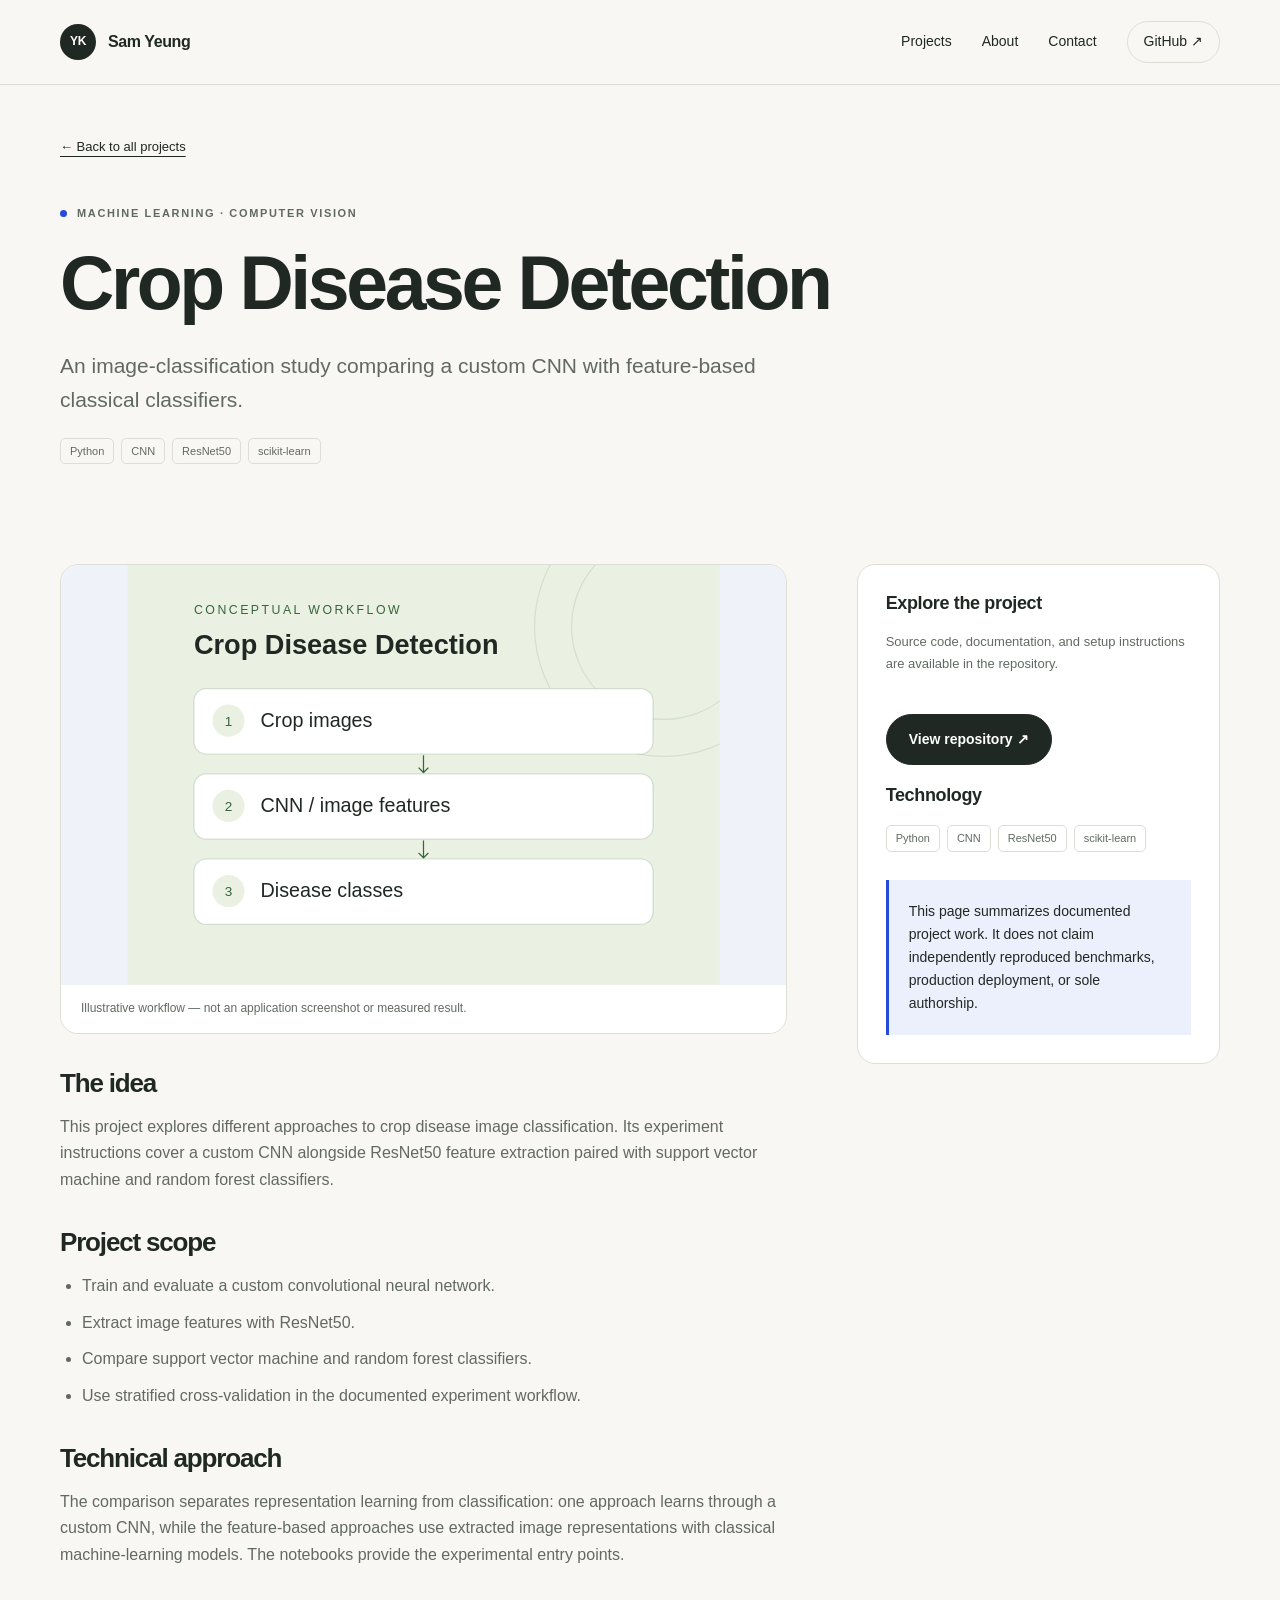
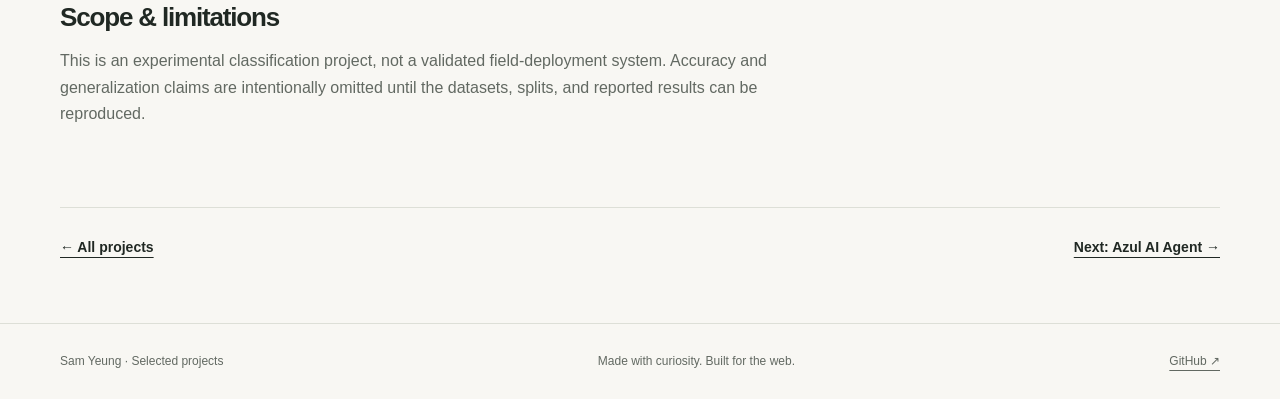
<file: projects/crop-disease-detection.html>
<!doctype html>
<html lang="en">
<head>
  <meta charset="utf-8">
  <meta name="viewport" content="width=device-width, initial-scale=1">
  <meta name="description" content="An image-classification study comparing a custom CNN with feature-based classical classifiers.">
  <meta name="theme-color" content="#f8f7f3">
  <title>Crop Disease Detection | Sam Yeung</title>
  <link rel="canonical" href="https://yeungeqq.github.io/personal_website/projects/crop-disease-detection.html">
  <meta property="og:type" content="website">
  <meta property="og:title" content="Crop Disease Detection | Sam Yeung">
  <meta property="og:description" content="An image-classification study comparing a custom CNN with feature-based classical classifiers.">
  <meta property="og:url" content="https://yeungeqq.github.io/personal_website/projects/crop-disease-detection.html">
  <meta property="og:site_name" content="Sam Yeung — Portfolio">
  <meta name="twitter:card" content="summary">
  <link rel="icon" href="../assets/images/favicon.svg" type="image/svg+xml">
  <link rel="stylesheet" href="../assets/css/styles.css">
  <script src="../assets/js/main.js" defer></script>
</head>
<body>
  <a class="skip-link" href="#main">Skip to content</a>
  <header class="site-header">
    <div class="wrap header-inner">
      <a class="brand" href="../index.html" aria-label="Sam Yeung, home"><span class="monogram" aria-hidden="true">YK</span>Sam Yeung</a>
      <button class="menu-toggle" type="button" data-menu-toggle aria-expanded="false" aria-controls="site-navigation" hidden>Menu</button>
      <nav class="site-nav" id="site-navigation" aria-label="Main navigation">
        <a href="../index.html#projects">Projects</a><a href="../index.html#about">About</a><a href="../index.html#contact">Contact</a>
        <a class="nav-github" href="https://github.com/yeungeqq">GitHub <span aria-hidden="true">↗</span></a>
      </nav>
    </div>
  </header>
  <main id="main"><div class="wrap">
      <section class="detail-hero"><a class="back-link" href="../index.html#projects">← Back to all projects</a><div class="eyebrow">Machine learning · Computer vision</div><h1>Crop Disease Detection</h1><p class="detail-lead">An image-classification study comparing a custom CNN with feature-based classical classifiers.</p><ul class="tags" aria-label="Technologies"><li>Python</li><li>CNN</li><li>ResNet50</li><li>scikit-learn</li></ul></section>
      <div class="detail-layout"><article class="prose" aria-label="Project overview">
        <figure class="detail-figure"><img src="../assets/images/crop-disease-detection.svg" alt="Conceptual workflow: Crop images → CNN / image features → Disease classes" width="480" height="340"><figcaption>Illustrative workflow — not an application screenshot or measured result.</figcaption></figure>
        <h2>The idea</h2><p>This project explores different approaches to crop disease image classification. Its experiment instructions cover a custom CNN alongside ResNet50 feature extraction paired with support vector machine and random forest classifiers.</p><h2>Project scope</h2><ul><li>Train and evaluate a custom convolutional neural network.</li><li>Extract image features with ResNet50.</li><li>Compare support vector machine and random forest classifiers.</li><li>Use stratified cross-validation in the documented experiment workflow.</li></ul><h2>Technical approach</h2><p>The comparison separates representation learning from classification: one approach learns through a custom CNN, while the feature-based approaches use extracted image representations with classical machine-learning models. The notebooks provide the experimental entry points.</p><h2>Scope &amp; limitations</h2><p>This is an experimental classification project, not a validated field-deployment system. Accuracy and generalization claims are intentionally omitted until the datasets, splits, and reported results can be reproduced.</p>
      </article><aside class="project-aside"><h2>Explore the project</h2><p>Source code, documentation, and setup instructions are available in the repository.</p><div class="actions"><a class="button primary" href="https://github.com/yeungeqq/crop_disease_detection">View repository ↗</a></div><h2>Technology</h2><ul class="tags" aria-label="Technologies"><li>Python</li><li>CNN</li><li>ResNet50</li><li>scikit-learn</li></ul><div class="note">This page summarizes documented project work. It does not claim independently reproduced benchmarks, production deployment, or sole authorship.</div></aside></div>
      <nav class="next-project" aria-label="More projects"><a class="text-link" href="../index.html#projects">← All projects</a><a class="text-link" href="./azul-ai.html">Next: Azul AI Agent →</a></nav>
    </div></main>
  <footer class="site-footer"><div class="wrap footer-inner"><span>Sam Yeung · Selected projects</span><span>Made with curiosity. Built for the web.</span><a href="https://github.com/yeungeqq">GitHub ↗</a></div></footer>
</body>
</html>
</file>
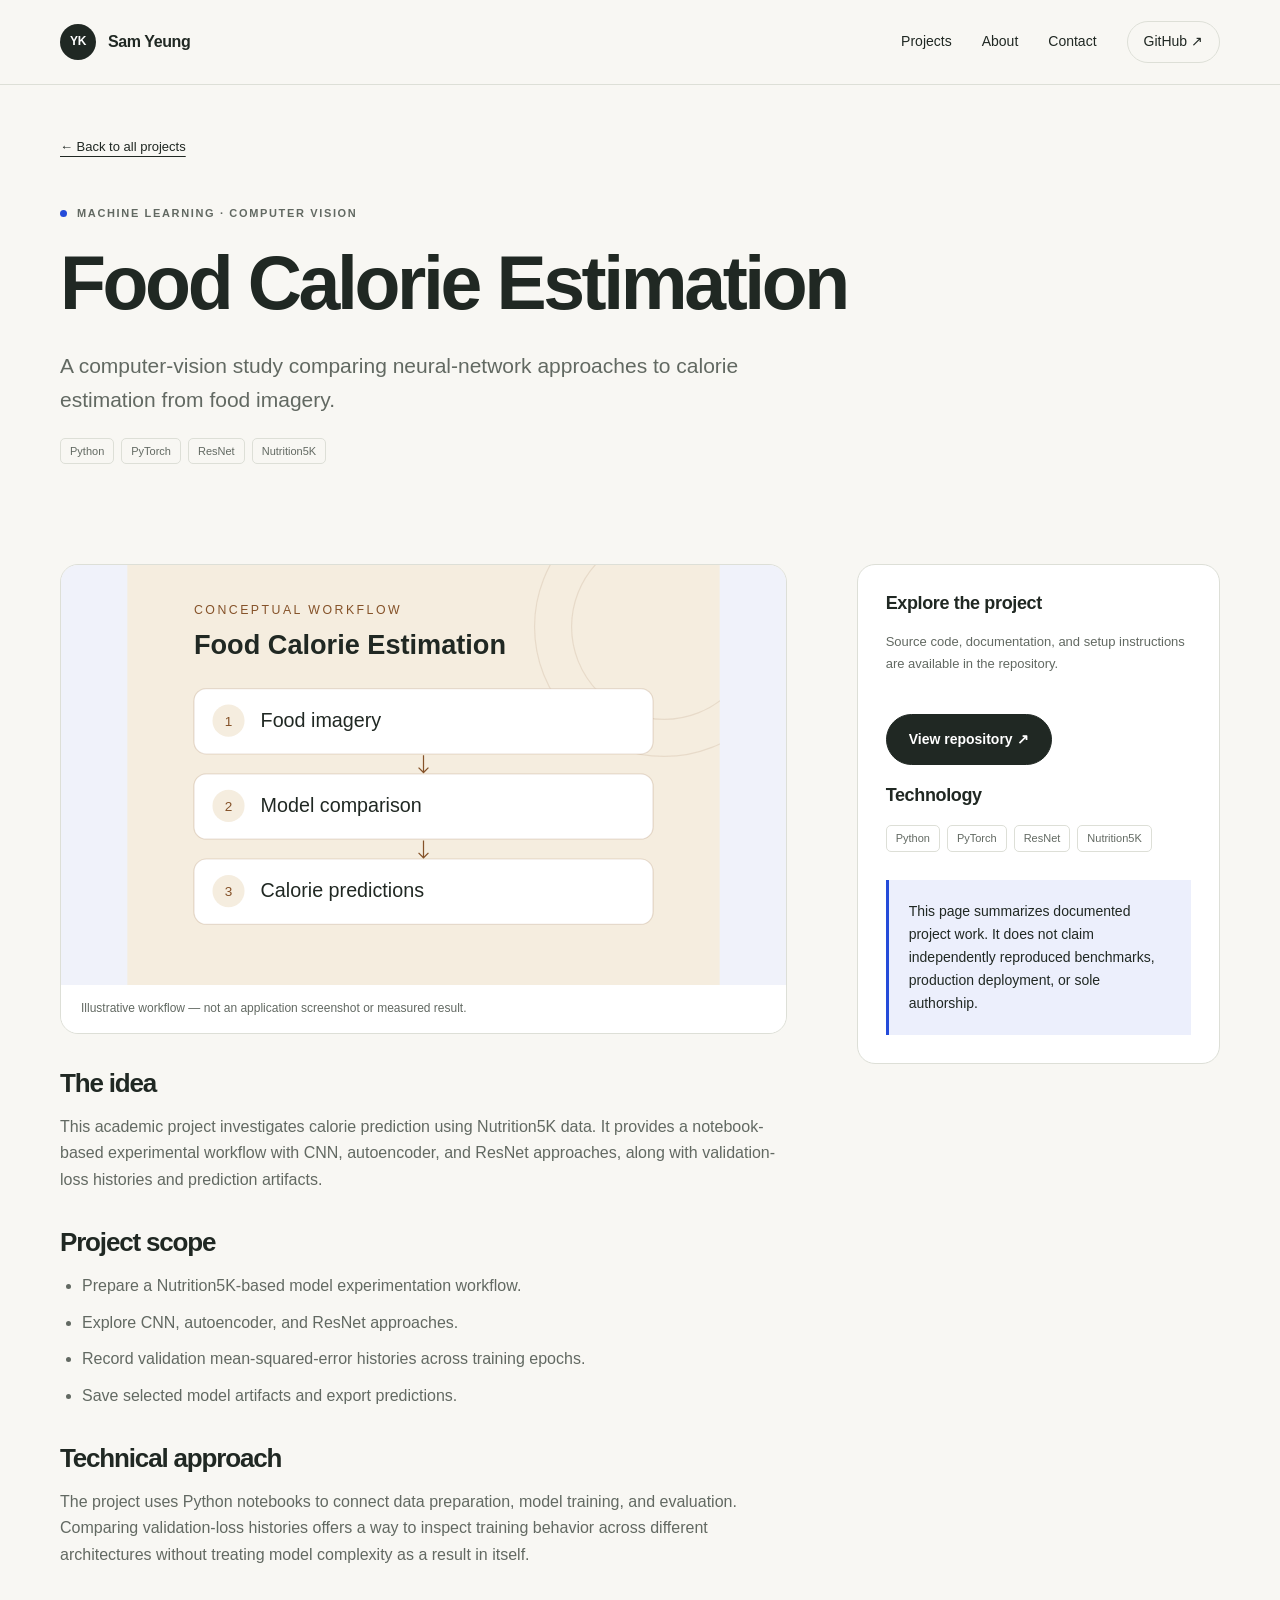
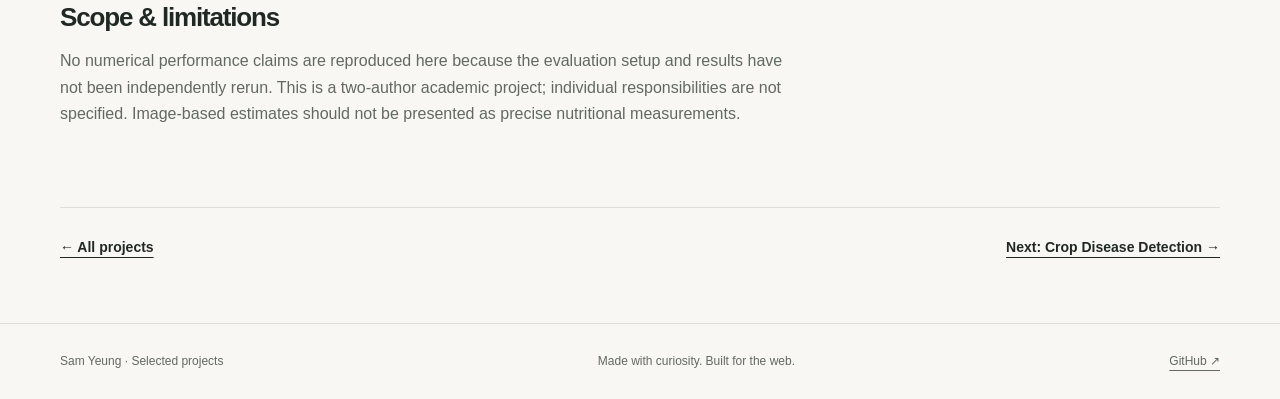
<file: projects/food-calorie-estimation.html>
<!doctype html>
<html lang="en">
<head>
  <meta charset="utf-8">
  <meta name="viewport" content="width=device-width, initial-scale=1">
  <meta name="description" content="A computer-vision study comparing neural-network approaches to calorie estimation from food imagery.">
  <meta name="theme-color" content="#f8f7f3">
  <title>Food Calorie Estimation | Sam Yeung</title>
  <link rel="canonical" href="https://yeungeqq.github.io/personal_website/projects/food-calorie-estimation.html">
  <meta property="og:type" content="website">
  <meta property="og:title" content="Food Calorie Estimation | Sam Yeung">
  <meta property="og:description" content="A computer-vision study comparing neural-network approaches to calorie estimation from food imagery.">
  <meta property="og:url" content="https://yeungeqq.github.io/personal_website/projects/food-calorie-estimation.html">
  <meta property="og:site_name" content="Sam Yeung — Portfolio">
  <meta name="twitter:card" content="summary">
  <link rel="icon" href="../assets/images/favicon.svg" type="image/svg+xml">
  <link rel="stylesheet" href="../assets/css/styles.css">
  <script src="../assets/js/main.js" defer></script>
</head>
<body>
  <a class="skip-link" href="#main">Skip to content</a>
  <header class="site-header">
    <div class="wrap header-inner">
      <a class="brand" href="../index.html" aria-label="Sam Yeung, home"><span class="monogram" aria-hidden="true">YK</span>Sam Yeung</a>
      <button class="menu-toggle" type="button" data-menu-toggle aria-expanded="false" aria-controls="site-navigation" hidden>Menu</button>
      <nav class="site-nav" id="site-navigation" aria-label="Main navigation">
        <a href="../index.html#projects">Projects</a><a href="../index.html#about">About</a><a href="../index.html#contact">Contact</a>
        <a class="nav-github" href="https://github.com/yeungeqq">GitHub <span aria-hidden="true">↗</span></a>
      </nav>
    </div>
  </header>
  <main id="main"><div class="wrap">
      <section class="detail-hero"><a class="back-link" href="../index.html#projects">← Back to all projects</a><div class="eyebrow">Machine learning · Computer vision</div><h1>Food Calorie Estimation</h1><p class="detail-lead">A computer-vision study comparing neural-network approaches to calorie estimation from food imagery.</p><ul class="tags" aria-label="Technologies"><li>Python</li><li>PyTorch</li><li>ResNet</li><li>Nutrition5K</li></ul></section>
      <div class="detail-layout"><article class="prose" aria-label="Project overview">
        <figure class="detail-figure"><img src="../assets/images/food-calorie-estimation.svg" alt="Conceptual workflow: Food imagery → Model comparison → Calorie predictions" width="480" height="340"><figcaption>Illustrative workflow — not an application screenshot or measured result.</figcaption></figure>
        <h2>The idea</h2><p>This academic project investigates calorie prediction using Nutrition5K data. It provides a notebook-based experimental workflow with CNN, autoencoder, and ResNet approaches, along with validation-loss histories and prediction artifacts.</p><h2>Project scope</h2><ul><li>Prepare a Nutrition5K-based model experimentation workflow.</li><li>Explore CNN, autoencoder, and ResNet approaches.</li><li>Record validation mean-squared-error histories across training epochs.</li><li>Save selected model artifacts and export predictions.</li></ul><h2>Technical approach</h2><p>The project uses Python notebooks to connect data preparation, model training, and evaluation. Comparing validation-loss histories offers a way to inspect training behavior across different architectures without treating model complexity as a result in itself.</p><h2>Scope &amp; limitations</h2><p>No numerical performance claims are reproduced here because the evaluation setup and results have not been independently rerun. This is a two-author academic project; individual responsibilities are not specified. Image-based estimates should not be presented as precise nutritional measurements.</p>
      </article><aside class="project-aside"><h2>Explore the project</h2><p>Source code, documentation, and setup instructions are available in the repository.</p><div class="actions"><a class="button primary" href="https://github.com/yeungeqq/food_calories_estimation">View repository ↗</a></div><h2>Technology</h2><ul class="tags" aria-label="Technologies"><li>Python</li><li>PyTorch</li><li>ResNet</li><li>Nutrition5K</li></ul><div class="note">This page summarizes documented project work. It does not claim independently reproduced benchmarks, production deployment, or sole authorship.</div></aside></div>
      <nav class="next-project" aria-label="More projects"><a class="text-link" href="../index.html#projects">← All projects</a><a class="text-link" href="./crop-disease-detection.html">Next: Crop Disease Detection →</a></nav>
    </div></main>
  <footer class="site-footer"><div class="wrap footer-inner"><span>Sam Yeung · Selected projects</span><span>Made with curiosity. Built for the web.</span><a href="https://github.com/yeungeqq">GitHub ↗</a></div></footer>
</body>
</html>
</file>
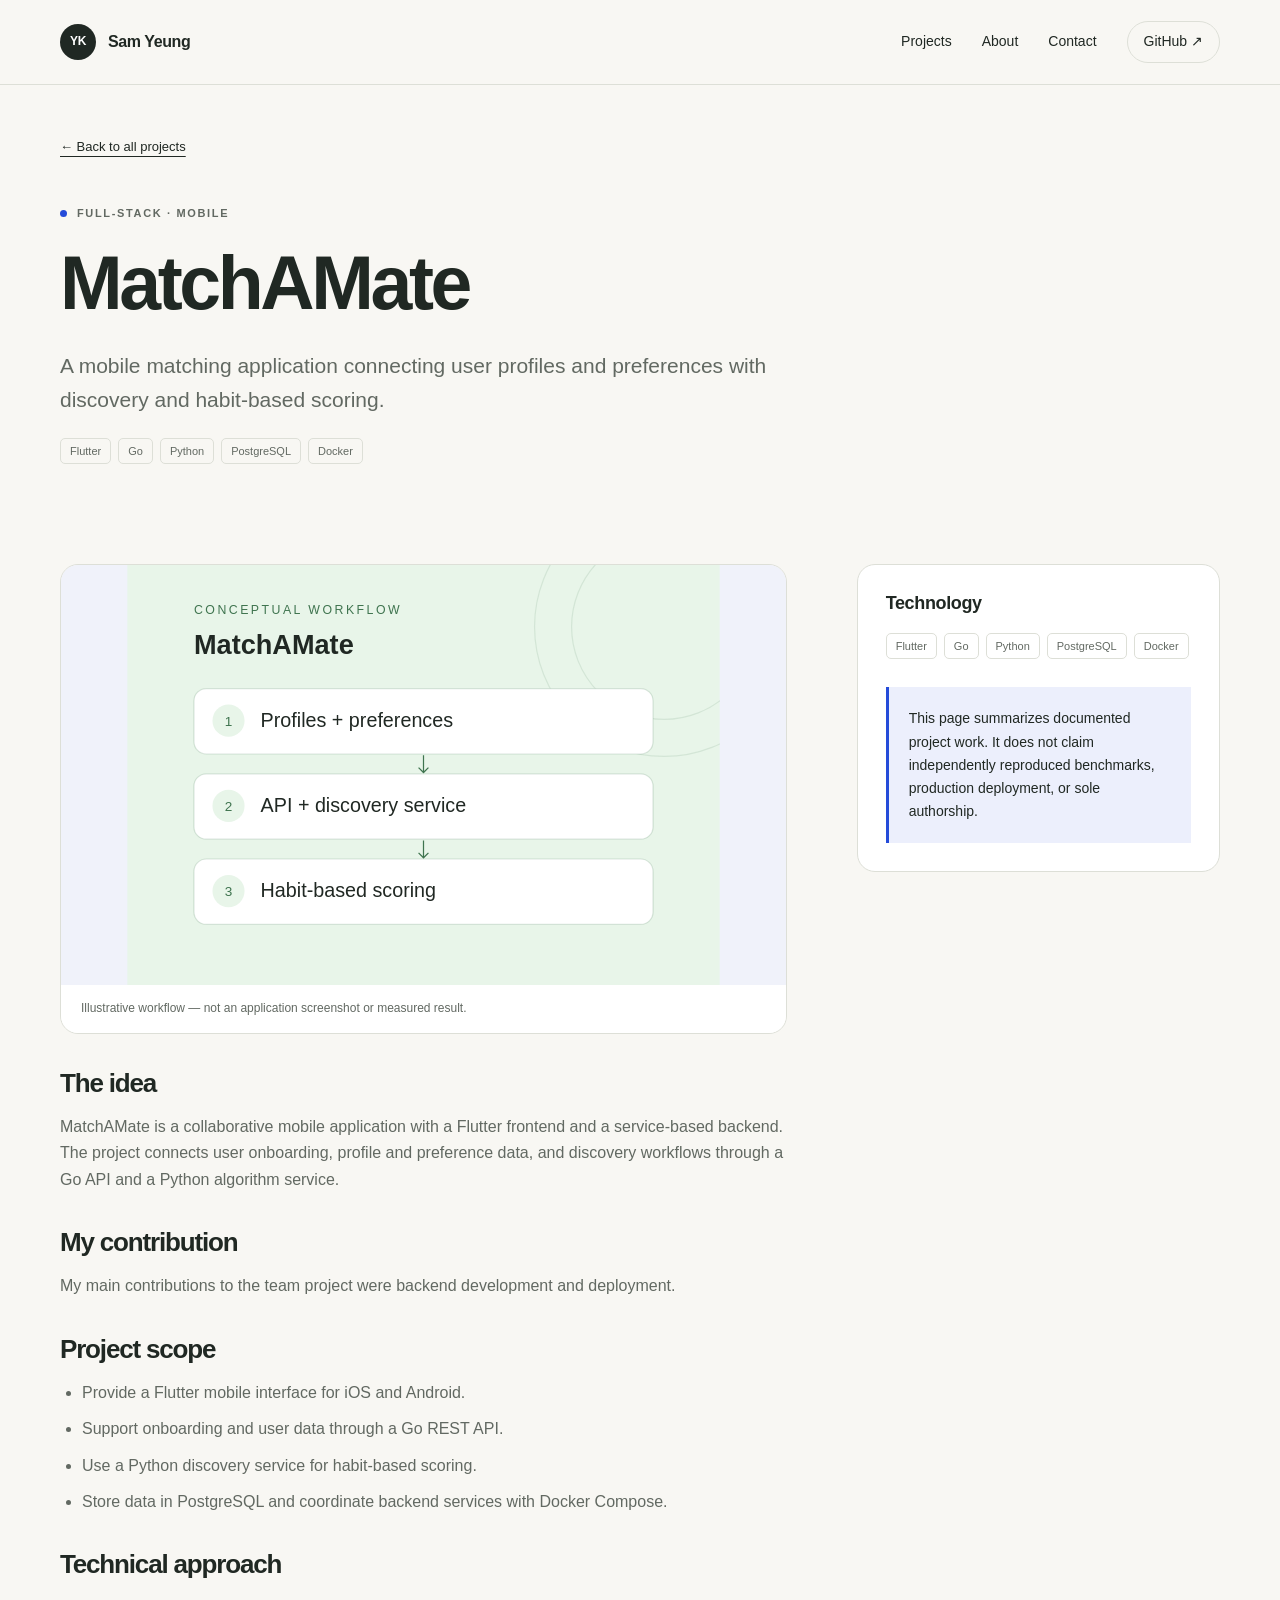
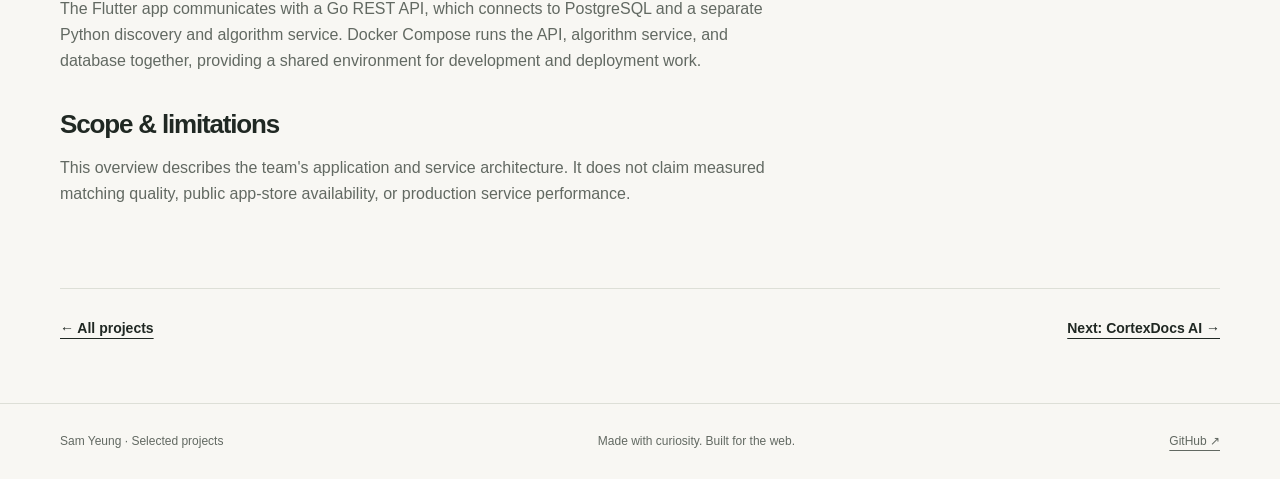
<file: projects/matchamate.html>
<!doctype html>
<html lang="en">
<head>
  <meta charset="utf-8">
  <meta name="viewport" content="width=device-width, initial-scale=1">
  <meta name="description" content="A mobile matching application connecting user profiles and preferences with discovery and habit-based scoring.">
  <meta name="theme-color" content="#f8f7f3">
  <title>MatchAMate | Sam Yeung</title>
  <link rel="canonical" href="https://yeungeqq.github.io/personal_website/projects/matchamate.html">
  <meta property="og:type" content="website">
  <meta property="og:title" content="MatchAMate | Sam Yeung">
  <meta property="og:description" content="A mobile matching application connecting user profiles and preferences with discovery and habit-based scoring.">
  <meta property="og:url" content="https://yeungeqq.github.io/personal_website/projects/matchamate.html">
  <meta property="og:site_name" content="Sam Yeung — Portfolio">
  <meta name="twitter:card" content="summary">
  <link rel="icon" href="../assets/images/favicon.svg" type="image/svg+xml">
  <link rel="stylesheet" href="../assets/css/styles.css">
  <script src="../assets/js/main.js" defer></script>
</head>
<body>
  <a class="skip-link" href="#main">Skip to content</a>
  <header class="site-header">
    <div class="wrap header-inner">
      <a class="brand" href="../index.html" aria-label="Sam Yeung, home"><span class="monogram" aria-hidden="true">YK</span>Sam Yeung</a>
      <button class="menu-toggle" type="button" data-menu-toggle aria-expanded="false" aria-controls="site-navigation" hidden>Menu</button>
      <nav class="site-nav" id="site-navigation" aria-label="Main navigation">
        <a href="../index.html#projects">Projects</a><a href="../index.html#about">About</a><a href="../index.html#contact">Contact</a>
        <a class="nav-github" href="https://github.com/yeungeqq">GitHub <span aria-hidden="true">↗</span></a>
      </nav>
    </div>
  </header>
  <main id="main"><div class="wrap">
      <section class="detail-hero"><a class="back-link" href="../index.html#projects">← Back to all projects</a><div class="eyebrow">Full-stack · Mobile</div><h1>MatchAMate</h1><p class="detail-lead">A mobile matching application connecting user profiles and preferences with discovery and habit-based scoring.</p><ul class="tags" aria-label="Technologies"><li>Flutter</li><li>Go</li><li>Python</li><li>PostgreSQL</li><li>Docker</li></ul></section>
      <div class="detail-layout"><article class="prose" aria-label="Project overview">
        <figure class="detail-figure"><img src="../assets/images/matchamate.svg" alt="Conceptual workflow: Profiles + preferences → API + discovery service → Habit-based scoring" width="480" height="340"><figcaption>Illustrative workflow — not an application screenshot or measured result.</figcaption></figure>
        <h2>The idea</h2><p>MatchAMate is a collaborative mobile application with a Flutter frontend and a service-based backend. The project connects user onboarding, profile and preference data, and discovery workflows through a Go API and a Python algorithm service.</p><h2>My contribution</h2><p>My main contributions to the team project were backend development and deployment.</p><h2>Project scope</h2><ul><li>Provide a Flutter mobile interface for iOS and Android.</li><li>Support onboarding and user data through a Go REST API.</li><li>Use a Python discovery service for habit-based scoring.</li><li>Store data in PostgreSQL and coordinate backend services with Docker Compose.</li></ul><h2>Technical approach</h2><p>The Flutter app communicates with a Go REST API, which connects to PostgreSQL and a separate Python discovery and algorithm service. Docker Compose runs the API, algorithm service, and database together, providing a shared environment for development and deployment work.</p><h2>Scope &amp; limitations</h2><p>This overview describes the team&#x27;s application and service architecture. It does not claim measured matching quality, public app-store availability, or production service performance.</p>
      </article><aside class="project-aside"><h2>Technology</h2><ul class="tags" aria-label="Technologies"><li>Flutter</li><li>Go</li><li>Python</li><li>PostgreSQL</li><li>Docker</li></ul><div class="note">This page summarizes documented project work. It does not claim independently reproduced benchmarks, production deployment, or sole authorship.</div></aside></div>
      <nav class="next-project" aria-label="More projects"><a class="text-link" href="../index.html#projects">← All projects</a><a class="text-link" href="./cortexdocs.html">Next: CortexDocs AI →</a></nav>
    </div></main>
  <footer class="site-footer"><div class="wrap footer-inner"><span>Sam Yeung · Selected projects</span><span>Made with curiosity. Built for the web.</span><a href="https://github.com/yeungeqq">GitHub ↗</a></div></footer>
</body>
</html>
</file>
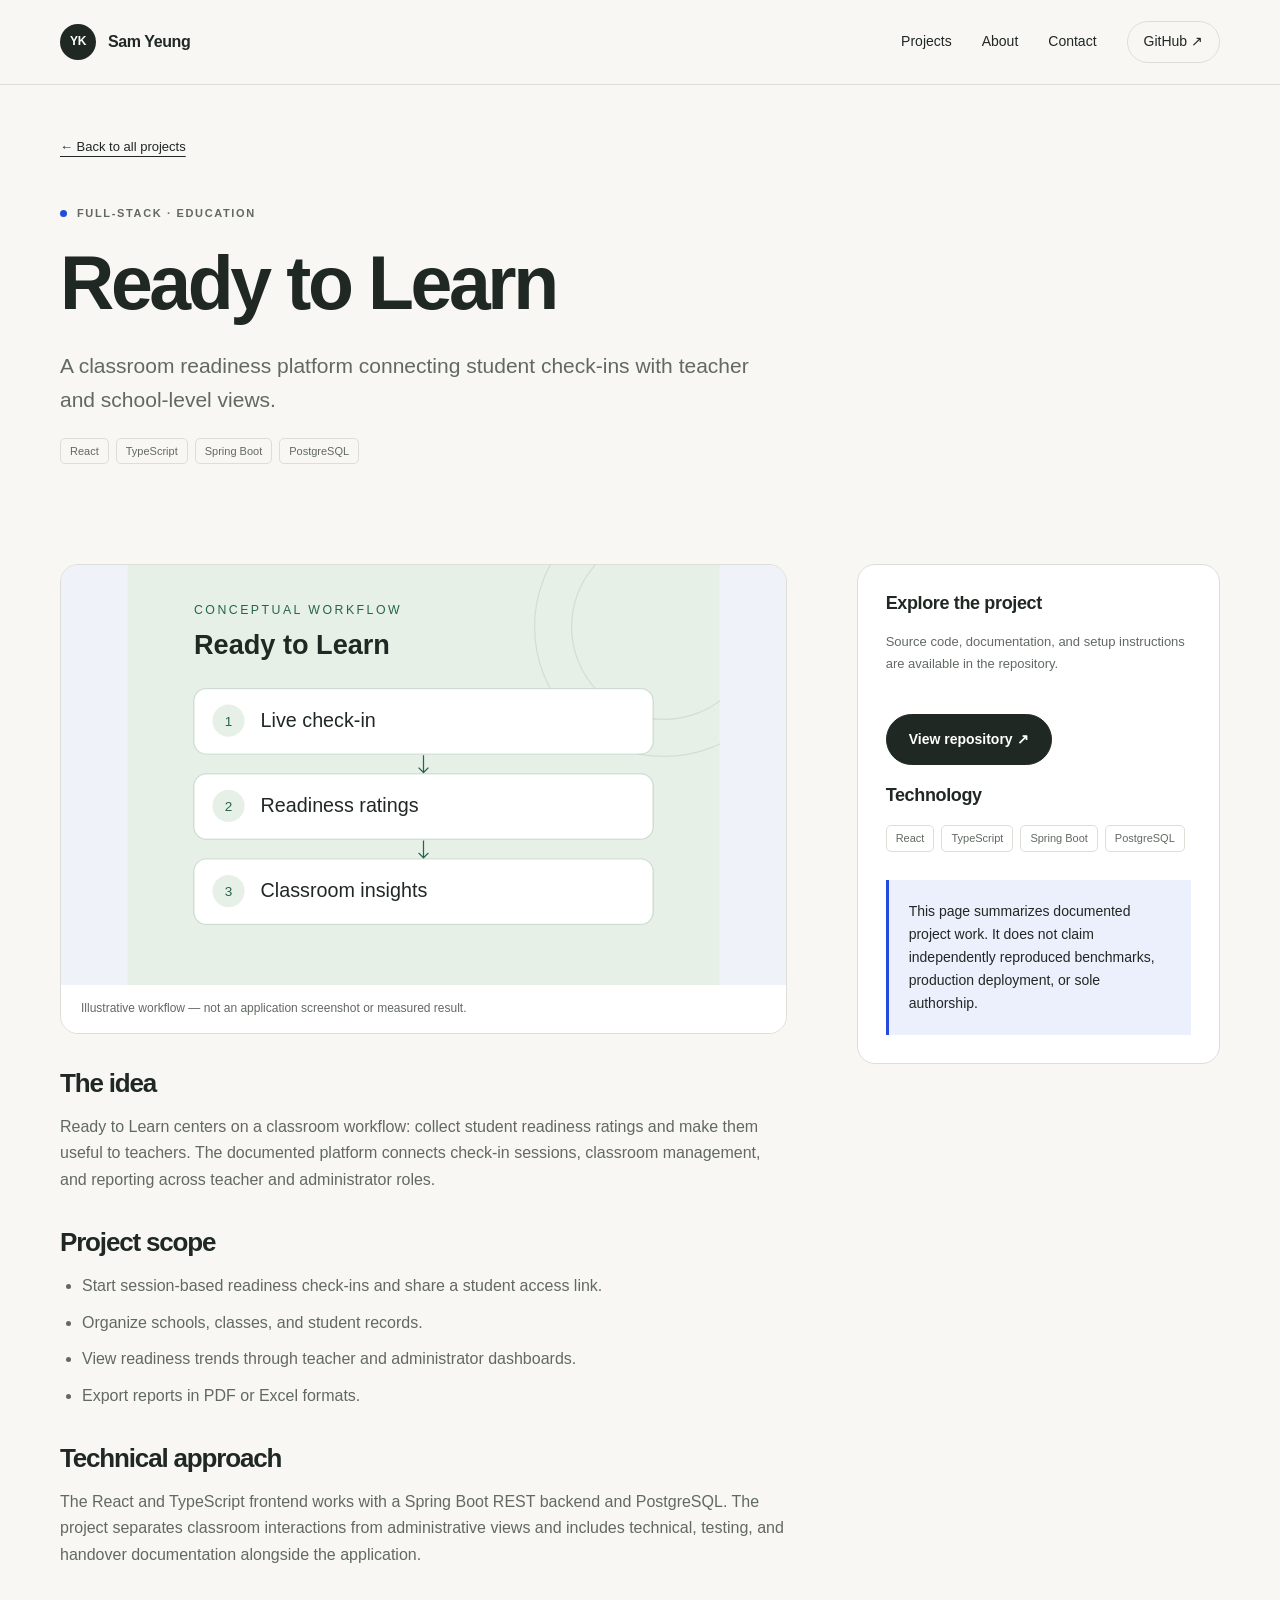
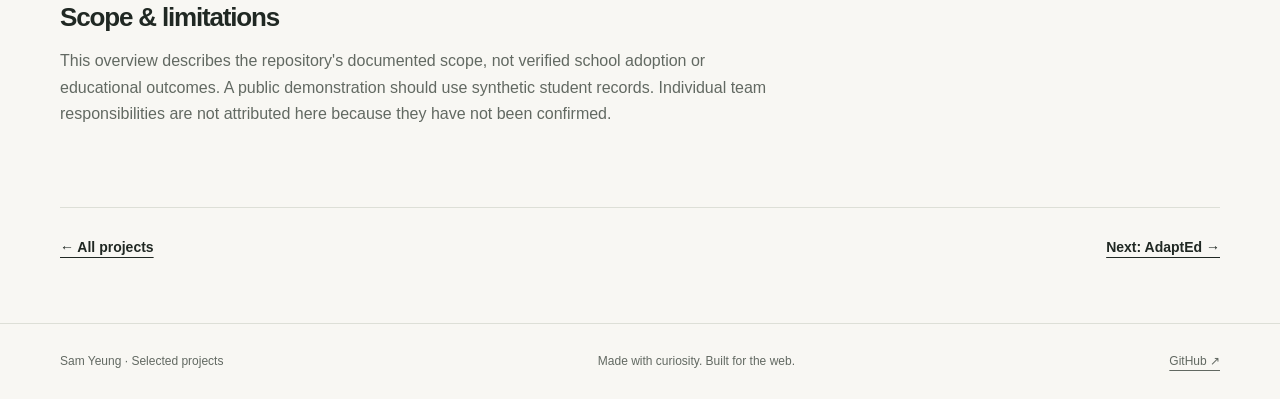
<file: projects/ready-to-learn.html>
<!doctype html>
<html lang="en">
<head>
  <meta charset="utf-8">
  <meta name="viewport" content="width=device-width, initial-scale=1">
  <meta name="description" content="A classroom readiness platform connecting student check-ins with teacher and school-level views.">
  <meta name="theme-color" content="#f8f7f3">
  <title>Ready to Learn | Sam Yeung</title>
  <link rel="canonical" href="https://yeungeqq.github.io/personal_website/projects/ready-to-learn.html">
  <meta property="og:type" content="website">
  <meta property="og:title" content="Ready to Learn | Sam Yeung">
  <meta property="og:description" content="A classroom readiness platform connecting student check-ins with teacher and school-level views.">
  <meta property="og:url" content="https://yeungeqq.github.io/personal_website/projects/ready-to-learn.html">
  <meta property="og:site_name" content="Sam Yeung — Portfolio">
  <meta name="twitter:card" content="summary">
  <link rel="icon" href="../assets/images/favicon.svg" type="image/svg+xml">
  <link rel="stylesheet" href="../assets/css/styles.css">
  <script src="../assets/js/main.js" defer></script>
</head>
<body>
  <a class="skip-link" href="#main">Skip to content</a>
  <header class="site-header">
    <div class="wrap header-inner">
      <a class="brand" href="../index.html" aria-label="Sam Yeung, home"><span class="monogram" aria-hidden="true">YK</span>Sam Yeung</a>
      <button class="menu-toggle" type="button" data-menu-toggle aria-expanded="false" aria-controls="site-navigation" hidden>Menu</button>
      <nav class="site-nav" id="site-navigation" aria-label="Main navigation">
        <a href="../index.html#projects">Projects</a><a href="../index.html#about">About</a><a href="../index.html#contact">Contact</a>
        <a class="nav-github" href="https://github.com/yeungeqq">GitHub <span aria-hidden="true">↗</span></a>
      </nav>
    </div>
  </header>
  <main id="main"><div class="wrap">
      <section class="detail-hero"><a class="back-link" href="../index.html#projects">← Back to all projects</a><div class="eyebrow">Full-stack · Education</div><h1>Ready to Learn</h1><p class="detail-lead">A classroom readiness platform connecting student check-ins with teacher and school-level views.</p><ul class="tags" aria-label="Technologies"><li>React</li><li>TypeScript</li><li>Spring Boot</li><li>PostgreSQL</li></ul></section>
      <div class="detail-layout"><article class="prose" aria-label="Project overview">
        <figure class="detail-figure"><img src="../assets/images/ready-to-learn.svg" alt="Conceptual workflow: Live check-in → Readiness ratings → Classroom insights" width="480" height="340"><figcaption>Illustrative workflow — not an application screenshot or measured result.</figcaption></figure>
        <h2>The idea</h2><p>Ready to Learn centers on a classroom workflow: collect student readiness ratings and make them useful to teachers. The documented platform connects check-in sessions, classroom management, and reporting across teacher and administrator roles.</p><h2>Project scope</h2><ul><li>Start session-based readiness check-ins and share a student access link.</li><li>Organize schools, classes, and student records.</li><li>View readiness trends through teacher and administrator dashboards.</li><li>Export reports in PDF or Excel formats.</li></ul><h2>Technical approach</h2><p>The React and TypeScript frontend works with a Spring Boot REST backend and PostgreSQL. The project separates classroom interactions from administrative views and includes technical, testing, and handover documentation alongside the application.</p><h2>Scope &amp; limitations</h2><p>This overview describes the repository&#x27;s documented scope, not verified school adoption or educational outcomes. A public demonstration should use synthetic student records. Individual team responsibilities are not attributed here because they have not been confirmed.</p>
      </article><aside class="project-aside"><h2>Explore the project</h2><p>Source code, documentation, and setup instructions are available in the repository.</p><div class="actions"><a class="button primary" href="https://github.com/yeungeqq/student_readiness_to_learn">View repository ↗</a></div><h2>Technology</h2><ul class="tags" aria-label="Technologies"><li>React</li><li>TypeScript</li><li>Spring Boot</li><li>PostgreSQL</li></ul><div class="note">This page summarizes documented project work. It does not claim independently reproduced benchmarks, production deployment, or sole authorship.</div></aside></div>
      <nav class="next-project" aria-label="More projects"><a class="text-link" href="../index.html#projects">← All projects</a><a class="text-link" href="./adapted.html">Next: AdaptEd →</a></nav>
    </div></main>
  <footer class="site-footer"><div class="wrap footer-inner"><span>Sam Yeung · Selected projects</span><span>Made with curiosity. Built for the web.</span><a href="https://github.com/yeungeqq">GitHub ↗</a></div></footer>
</body>
</html>
</file>
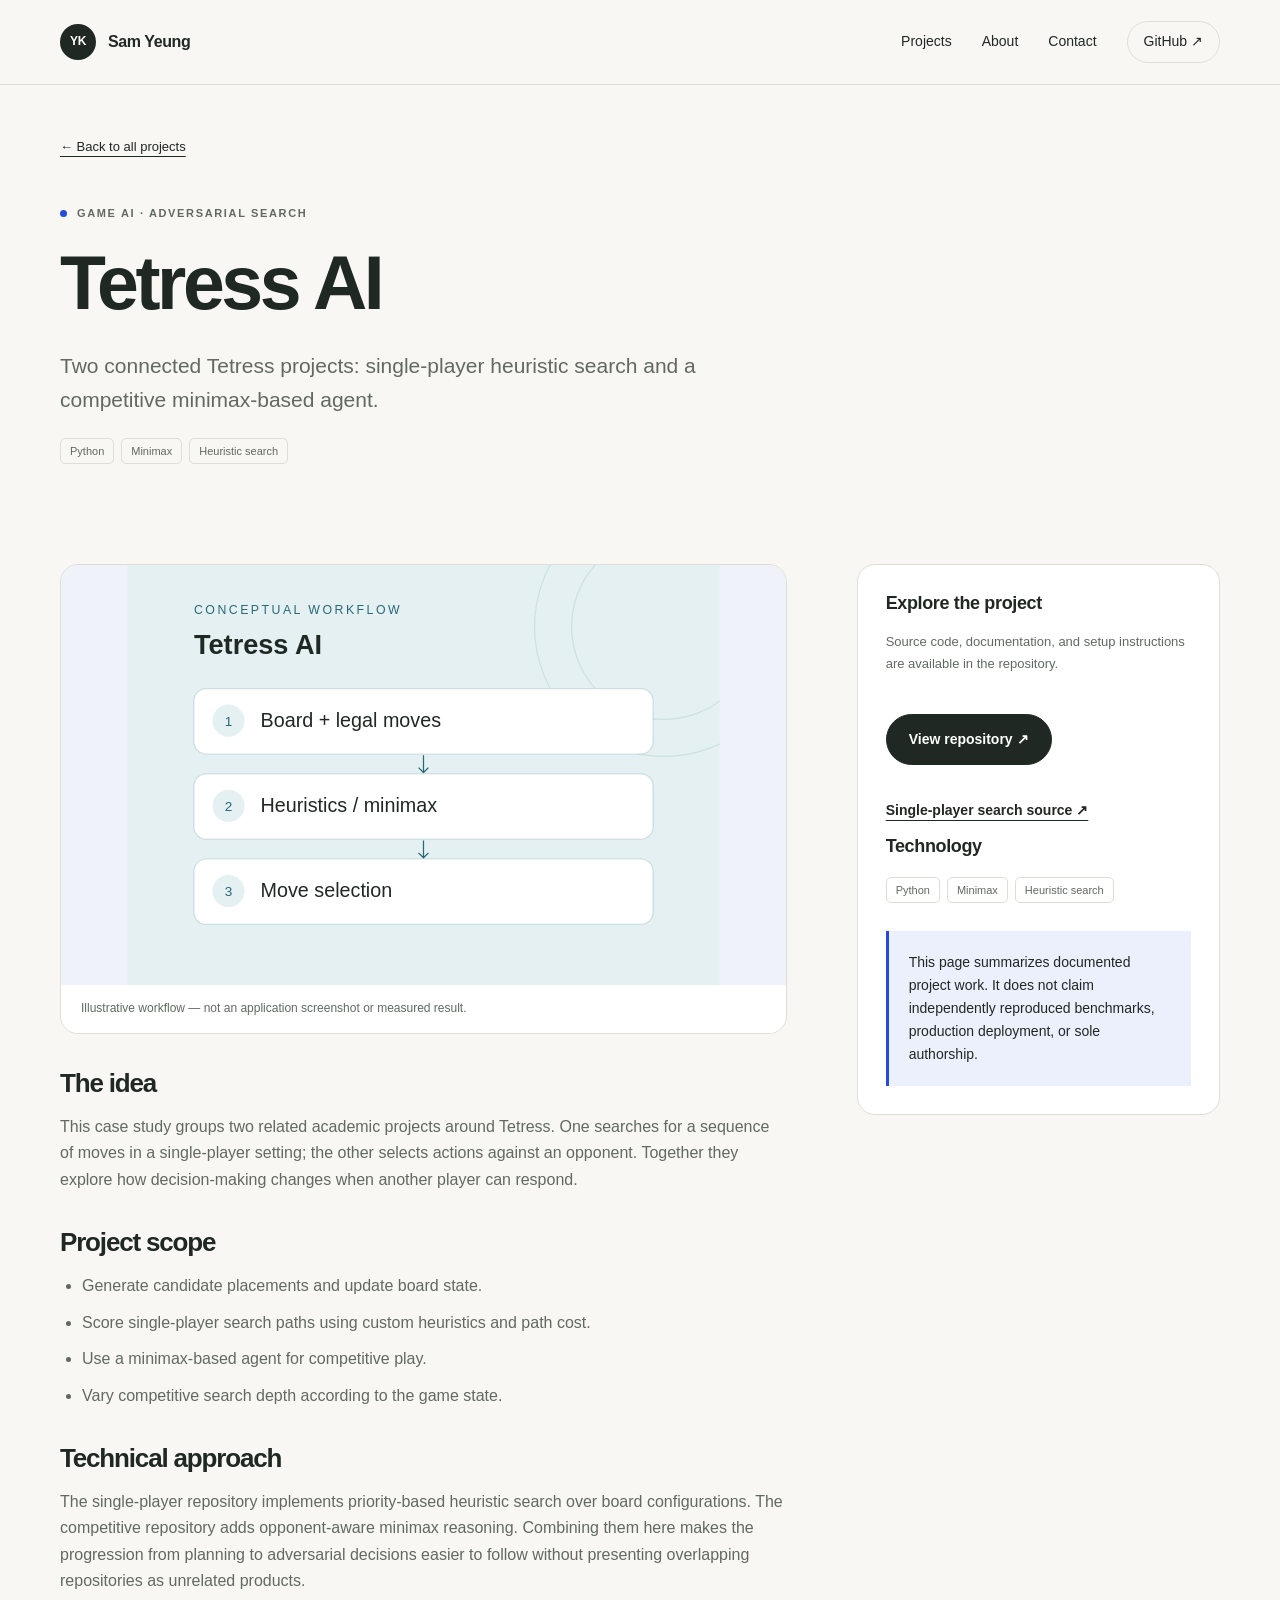
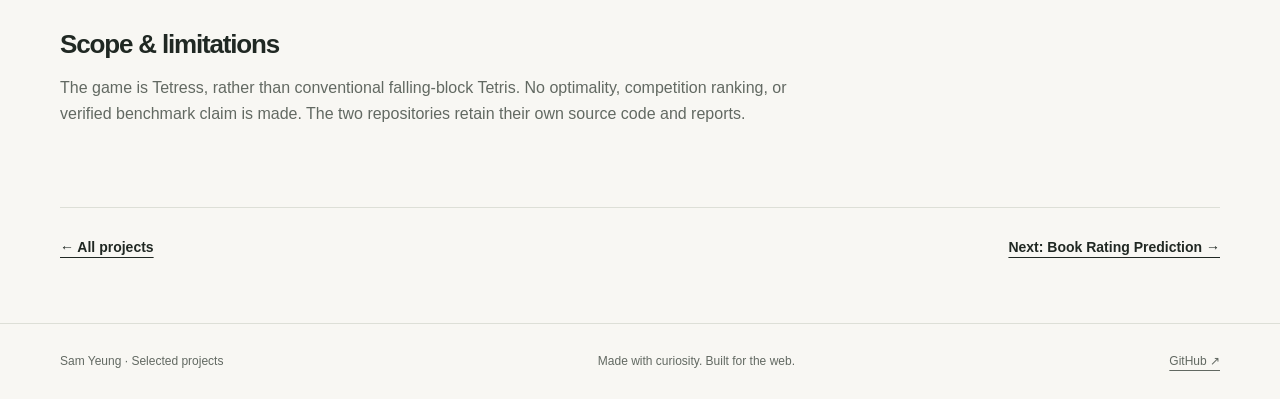
<file: projects/tetress-ai.html>
<!doctype html>
<html lang="en">
<head>
  <meta charset="utf-8">
  <meta name="viewport" content="width=device-width, initial-scale=1">
  <meta name="description" content="Two connected Tetress projects: single-player heuristic search and a competitive minimax-based agent.">
  <meta name="theme-color" content="#f8f7f3">
  <title>Tetress AI | Sam Yeung</title>
  <link rel="canonical" href="https://yeungeqq.github.io/personal_website/projects/tetress-ai.html">
  <meta property="og:type" content="website">
  <meta property="og:title" content="Tetress AI | Sam Yeung">
  <meta property="og:description" content="Two connected Tetress projects: single-player heuristic search and a competitive minimax-based agent.">
  <meta property="og:url" content="https://yeungeqq.github.io/personal_website/projects/tetress-ai.html">
  <meta property="og:site_name" content="Sam Yeung — Portfolio">
  <meta name="twitter:card" content="summary">
  <link rel="icon" href="../assets/images/favicon.svg" type="image/svg+xml">
  <link rel="stylesheet" href="../assets/css/styles.css">
  <script src="../assets/js/main.js" defer></script>
</head>
<body>
  <a class="skip-link" href="#main">Skip to content</a>
  <header class="site-header">
    <div class="wrap header-inner">
      <a class="brand" href="../index.html" aria-label="Sam Yeung, home"><span class="monogram" aria-hidden="true">YK</span>Sam Yeung</a>
      <button class="menu-toggle" type="button" data-menu-toggle aria-expanded="false" aria-controls="site-navigation" hidden>Menu</button>
      <nav class="site-nav" id="site-navigation" aria-label="Main navigation">
        <a href="../index.html#projects">Projects</a><a href="../index.html#about">About</a><a href="../index.html#contact">Contact</a>
        <a class="nav-github" href="https://github.com/yeungeqq">GitHub <span aria-hidden="true">↗</span></a>
      </nav>
    </div>
  </header>
  <main id="main"><div class="wrap">
      <section class="detail-hero"><a class="back-link" href="../index.html#projects">← Back to all projects</a><div class="eyebrow">Game AI · Adversarial search</div><h1>Tetress AI</h1><p class="detail-lead">Two connected Tetress projects: single-player heuristic search and a competitive minimax-based agent.</p><ul class="tags" aria-label="Technologies"><li>Python</li><li>Minimax</li><li>Heuristic search</li></ul></section>
      <div class="detail-layout"><article class="prose" aria-label="Project overview">
        <figure class="detail-figure"><img src="../assets/images/tetress-ai.svg" alt="Conceptual workflow: Board + legal moves → Heuristics / minimax → Move selection" width="480" height="340"><figcaption>Illustrative workflow — not an application screenshot or measured result.</figcaption></figure>
        <h2>The idea</h2><p>This case study groups two related academic projects around Tetress. One searches for a sequence of moves in a single-player setting; the other selects actions against an opponent. Together they explore how decision-making changes when another player can respond.</p><h2>Project scope</h2><ul><li>Generate candidate placements and update board state.</li><li>Score single-player search paths using custom heuristics and path cost.</li><li>Use a minimax-based agent for competitive play.</li><li>Vary competitive search depth according to the game state.</li></ul><h2>Technical approach</h2><p>The single-player repository implements priority-based heuristic search over board configurations. The competitive repository adds opponent-aware minimax reasoning. Combining them here makes the progression from planning to adversarial decisions easier to follow without presenting overlapping repositories as unrelated products.</p><h2>Scope &amp; limitations</h2><p>The game is Tetress, rather than conventional falling-block Tetris. No optimality, competition ranking, or verified benchmark claim is made. The two repositories retain their own source code and reports.</p>
      </article><aside class="project-aside"><h2>Explore the project</h2><p>Source code, documentation, and setup instructions are available in the repository.</p><div class="actions"><a class="button primary" href="https://github.com/yeungeqq/adversary_tetris_game_agent">View repository ↗</a></div><a class="text-link" href="https://github.com/yeungeqq/Comp30024">Single-player search source ↗</a><h2>Technology</h2><ul class="tags" aria-label="Technologies"><li>Python</li><li>Minimax</li><li>Heuristic search</li></ul><div class="note">This page summarizes documented project work. It does not claim independently reproduced benchmarks, production deployment, or sole authorship.</div></aside></div>
      <nav class="next-project" aria-label="More projects"><a class="text-link" href="../index.html#projects">← All projects</a><a class="text-link" href="./book-rating-prediction.html">Next: Book Rating Prediction →</a></nav>
    </div></main>
  <footer class="site-footer"><div class="wrap footer-inner"><span>Sam Yeung · Selected projects</span><span>Made with curiosity. Built for the web.</span><a href="https://github.com/yeungeqq">GitHub ↗</a></div></footer>
</body>
</html>
</file>
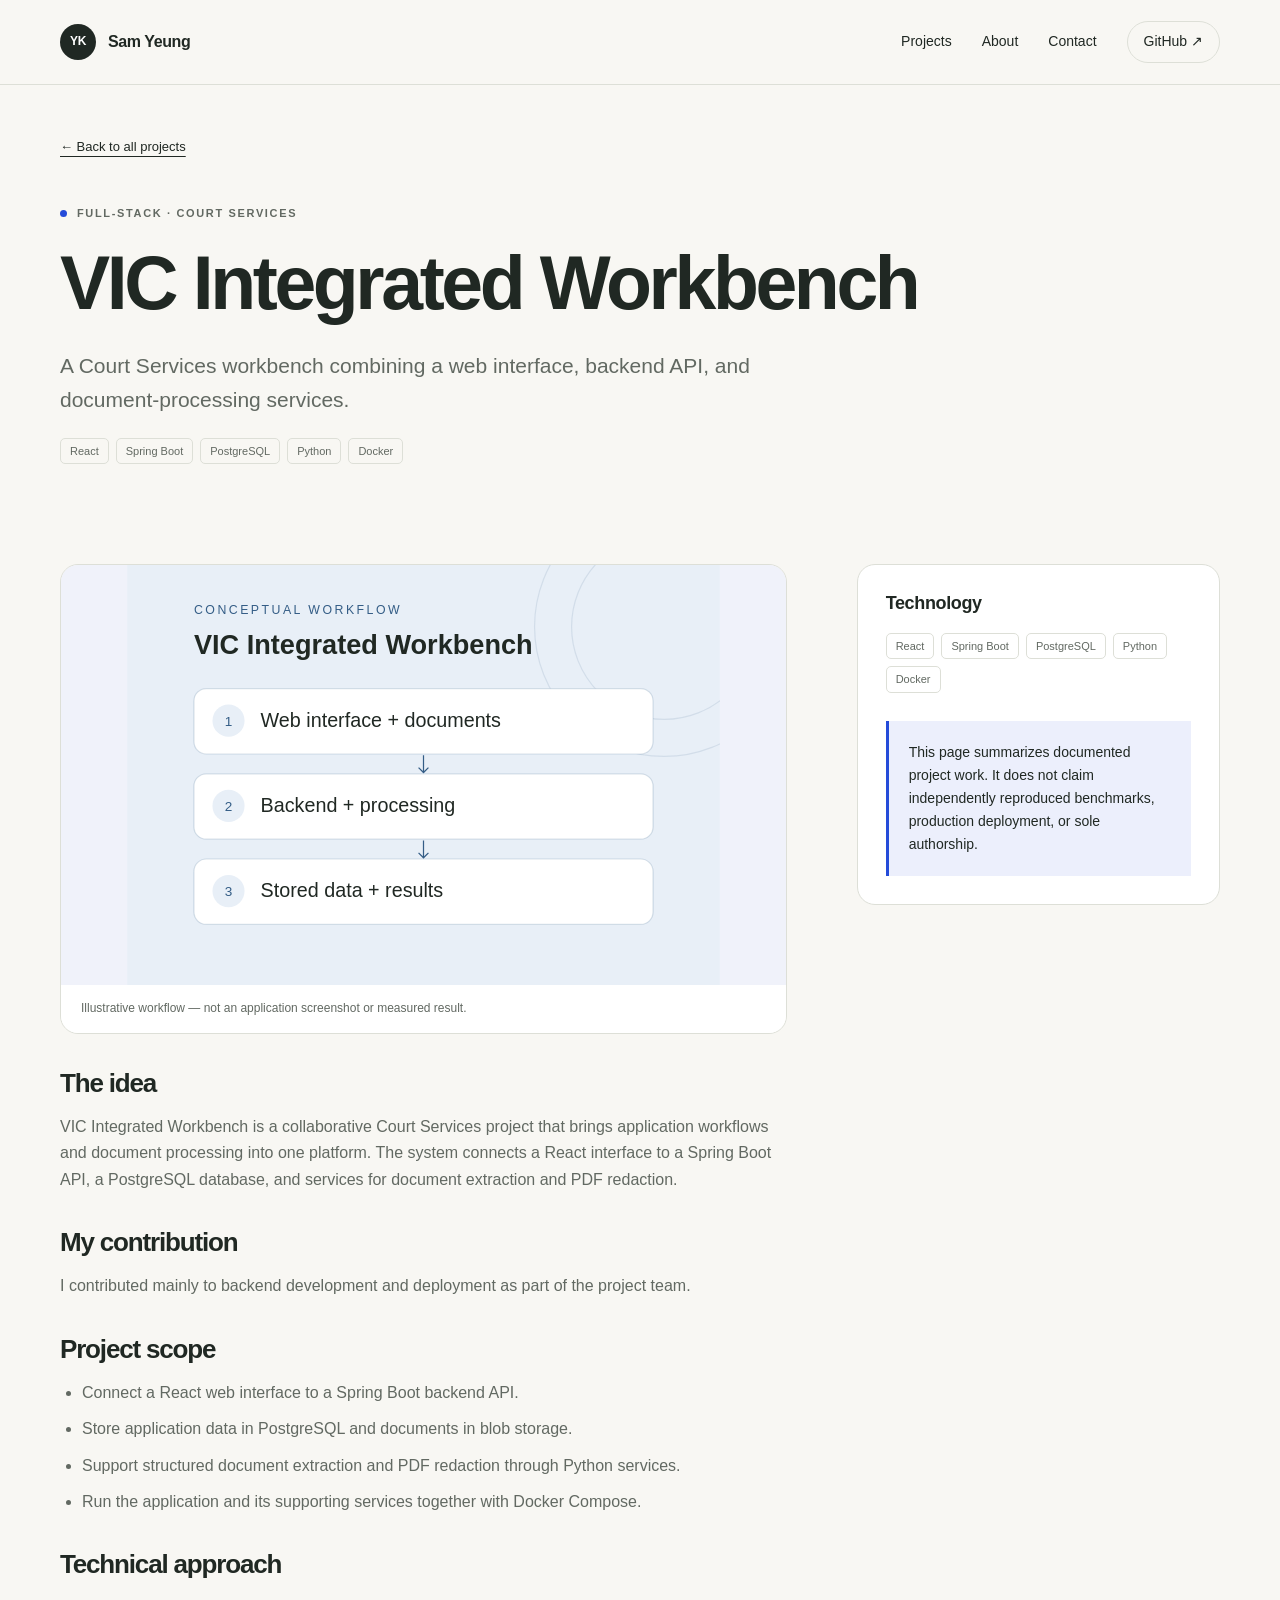
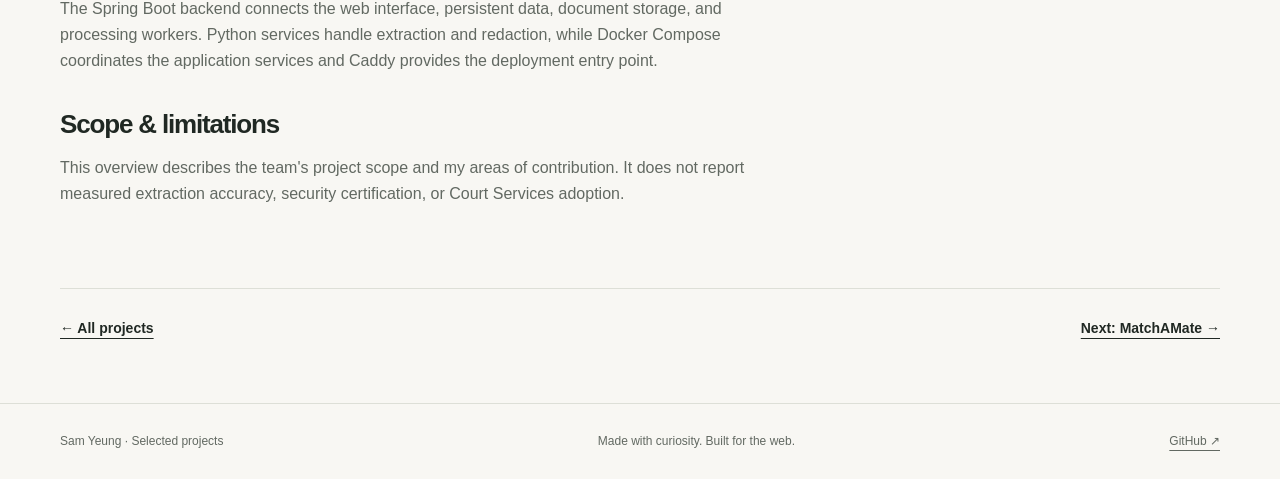
<file: projects/vic-integrated-workbench.html>
<!doctype html>
<html lang="en">
<head>
  <meta charset="utf-8">
  <meta name="viewport" content="width=device-width, initial-scale=1">
  <meta name="description" content="A Court Services workbench combining a web interface, backend API, and document-processing services.">
  <meta name="theme-color" content="#f8f7f3">
  <title>VIC Integrated Workbench | Sam Yeung</title>
  <link rel="canonical" href="https://yeungeqq.github.io/personal_website/projects/vic-integrated-workbench.html">
  <meta property="og:type" content="website">
  <meta property="og:title" content="VIC Integrated Workbench | Sam Yeung">
  <meta property="og:description" content="A Court Services workbench combining a web interface, backend API, and document-processing services.">
  <meta property="og:url" content="https://yeungeqq.github.io/personal_website/projects/vic-integrated-workbench.html">
  <meta property="og:site_name" content="Sam Yeung — Portfolio">
  <meta name="twitter:card" content="summary">
  <link rel="icon" href="../assets/images/favicon.svg" type="image/svg+xml">
  <link rel="stylesheet" href="../assets/css/styles.css">
  <script src="../assets/js/main.js" defer></script>
</head>
<body>
  <a class="skip-link" href="#main">Skip to content</a>
  <header class="site-header">
    <div class="wrap header-inner">
      <a class="brand" href="../index.html" aria-label="Sam Yeung, home"><span class="monogram" aria-hidden="true">YK</span>Sam Yeung</a>
      <button class="menu-toggle" type="button" data-menu-toggle aria-expanded="false" aria-controls="site-navigation" hidden>Menu</button>
      <nav class="site-nav" id="site-navigation" aria-label="Main navigation">
        <a href="../index.html#projects">Projects</a><a href="../index.html#about">About</a><a href="../index.html#contact">Contact</a>
        <a class="nav-github" href="https://github.com/yeungeqq">GitHub <span aria-hidden="true">↗</span></a>
      </nav>
    </div>
  </header>
  <main id="main"><div class="wrap">
      <section class="detail-hero"><a class="back-link" href="../index.html#projects">← Back to all projects</a><div class="eyebrow">Full-stack · Court Services</div><h1>VIC Integrated Workbench</h1><p class="detail-lead">A Court Services workbench combining a web interface, backend API, and document-processing services.</p><ul class="tags" aria-label="Technologies"><li>React</li><li>Spring Boot</li><li>PostgreSQL</li><li>Python</li><li>Docker</li></ul></section>
      <div class="detail-layout"><article class="prose" aria-label="Project overview">
        <figure class="detail-figure"><img src="../assets/images/vic-integrated-workbench.svg" alt="Conceptual workflow: Web interface + documents → Backend + processing → Stored data + results" width="480" height="340"><figcaption>Illustrative workflow — not an application screenshot or measured result.</figcaption></figure>
        <h2>The idea</h2><p>VIC Integrated Workbench is a collaborative Court Services project that brings application workflows and document processing into one platform. The system connects a React interface to a Spring Boot API, a PostgreSQL database, and services for document extraction and PDF redaction.</p><h2>My contribution</h2><p>I contributed mainly to backend development and deployment as part of the project team.</p><h2>Project scope</h2><ul><li>Connect a React web interface to a Spring Boot backend API.</li><li>Store application data in PostgreSQL and documents in blob storage.</li><li>Support structured document extraction and PDF redaction through Python services.</li><li>Run the application and its supporting services together with Docker Compose.</li></ul><h2>Technical approach</h2><p>The Spring Boot backend connects the web interface, persistent data, document storage, and processing workers. Python services handle extraction and redaction, while Docker Compose coordinates the application services and Caddy provides the deployment entry point.</p><h2>Scope &amp; limitations</h2><p>This overview describes the team&#x27;s project scope and my areas of contribution. It does not report measured extraction accuracy, security certification, or Court Services adoption.</p>
      </article><aside class="project-aside"><h2>Technology</h2><ul class="tags" aria-label="Technologies"><li>React</li><li>Spring Boot</li><li>PostgreSQL</li><li>Python</li><li>Docker</li></ul><div class="note">This page summarizes documented project work. It does not claim independently reproduced benchmarks, production deployment, or sole authorship.</div></aside></div>
      <nav class="next-project" aria-label="More projects"><a class="text-link" href="../index.html#projects">← All projects</a><a class="text-link" href="./matchamate.html">Next: MatchAMate →</a></nav>
    </div></main>
  <footer class="site-footer"><div class="wrap footer-inner"><span>Sam Yeung · Selected projects</span><span>Made with curiosity. Built for the web.</span><a href="https://github.com/yeungeqq">GitHub ↗</a></div></footer>
</body>
</html>
</file>
<file: assets/css/styles.css>
/* Shared design system. No external fonts or runtime dependencies. */
:root {
  color-scheme: light;
  --paper: #f8f7f3;
  --ink: #202823;
  --muted: #626962;
  --line: #dddfd7;
  --blue: #244bd9;
  --white: #fff;
  --radius: 18px;
  --max: 1160px;
}
* { box-sizing: border-box; }
html { scroll-behavior: smooth; scroll-padding-top: 100px; }
body { margin: 0; background: var(--paper); color: var(--ink); font: 16px/1.65 -apple-system, BlinkMacSystemFont, 'Segoe UI', sans-serif; }
[hidden] { display: none !important; }
a { color: inherit; text-decoration-thickness: 1px; text-underline-offset: 5px; }
a:hover { color: var(--blue); }
button { font: inherit; cursor: pointer; }
button, a { -webkit-tap-highlight-color: transparent; }
:focus-visible { outline: 3px solid var(--blue); outline-offset: 5px; }
img { display: block; width: 100%; height: auto; }
figure { margin: 0; }
h1, h2, h3, p { margin: 0; }
h1, h2, h3 { line-height: 1.12; letter-spacing: -.045em; }
h1 { font-size: clamp(2.9rem, 6.8vw, 5.75rem); font-weight: 600; }
h2 { font-size: clamp(2rem, 4vw, 3rem); font-weight: 600; }
h3 { font-size: 1.5rem; font-weight: 600; }
p { color: var(--muted); }
.wrap { width: min(var(--max), calc(100% - 64px)); margin-inline: auto; }
.skip-link { position: fixed; top: -100px; left: 20px; z-index: 10; padding: 12px 20px; background: var(--white); }
.skip-link:focus { top: 12px; }
.site-header { position: sticky; top: 0; z-index: 5; background: rgba(248,247,243,.97); border-bottom: 1px solid var(--line); }
.header-inner { min-height: 84px; display: flex; align-items: center; justify-content: space-between; gap: 24px; }
.brand { display: inline-flex; align-items: center; gap: 12px; text-decoration: none; font-weight: 650; letter-spacing: -.025em; white-space: nowrap; }
.monogram { display: grid; place-items: center; width: 36px; height: 36px; border-radius: 50%; background: var(--ink); color: white; font-size: 12px; letter-spacing: -.02em; }
.site-nav { display: flex; align-items: center; gap: 30px; }
.site-nav a { font-size: 14px; text-decoration: none; }
.site-nav .nav-github { border: 1px solid var(--line); border-radius: 30px; padding: 8px 16px; }
.menu-toggle { display: none; border: 1px solid var(--line); background: transparent; border-radius: 8px; padding: 7px 12px; }
.eyebrow { display: flex; align-items: center; gap: 10px; text-transform: uppercase; letter-spacing: .15em; font-size: 11px; font-weight: 650; color: var(--muted); }
.eyebrow::before { content: ''; width: 7px; height: 7px; background: var(--blue); border-radius: 50%; flex-shrink: 0; }
.hero { padding-block: 90px 72px; display: grid; grid-template-columns: 1.4fr 1fr; align-items: center; gap: 54px; }
.hero h1 { margin-block: 25px; }
.hero h1 em { color: var(--blue); font-family: Georgia, serif; font-weight: 400; }
.hero-copy > p { font-size: 18px; max-width: 490px; }
.actions { display: flex; flex-wrap: wrap; gap: 14px; align-items: center; margin-top: 30px; }
.button { display: inline-flex; align-items: center; justify-content: center; gap: 20px; padding: 13px 22px; border: 1px solid var(--ink); border-radius: 30px; text-decoration: none; font-size: 14px; font-weight: 600; }
.button.primary { background: var(--ink); color: white; }
.button:hover { border-color: var(--blue); background: var(--blue); color: white; }
.text-link { display: inline-flex; gap: 12px; align-items: center; font-size: 14px; font-weight: 600; }
.hero-art { position: relative; padding: 30px 22px; min-height: 350px; border: 1px solid var(--line); border-radius: 24px; background: #f0f1eb; overflow: hidden; }
.art-label { font: 10px/1.5 monospace; letter-spacing: .14em; color: var(--muted); }
.orbit { position: absolute; width: 270px; height: 270px; border: 1px solid #c6cec0; border-radius: 50%; right: -28px; top: 40px; }
.orbit.second { width: 195px; height: 195px; right: 10px; top: 78px; }
.art-block { position: relative; display: flex; align-items: center; gap: 16px; width: 87%; margin-top: 24px; padding: 18px; background: var(--white); border: 1px solid var(--line); border-radius: 12px; box-shadow: 0 8px 24px #26332408; }
.art-block:nth-of-type(4) { margin-left: 12%; }
.art-block b { display: block; font-size: 14px; font-weight: 600; }
.art-block small { color: var(--muted); font-size: 11px; }
.art-symbol { display: grid; place-items: center; width: 38px; height: 38px; border-radius: 9px; background: #ebefff; color: var(--blue); font: 20px monospace; flex-shrink: 0; }
.intro-strip { display: flex; justify-content: space-between; gap: 20px; flex-wrap: wrap; padding: 24px 0; border-top: 1px solid var(--line); border-bottom: 1px solid var(--line); color: var(--muted); font: 11px/1.6 monospace; text-transform: uppercase; letter-spacing: .12em; }
.section { padding-block: 85px; }
.section-heading { display: flex; justify-content: space-between; align-items: end; gap: 24px; margin-bottom: 32px; }
.section-heading .eyebrow { margin-bottom: 15px; }
.section-heading > p { max-width: 320px; font-size: 14px; }
.featured-grid { display: grid; grid-template-columns: repeat(3, 1fr); gap: 22px; }
.featured-card { display: flex; flex-direction: column; min-width: 0; border-radius: var(--radius); background: var(--white); border: 1px solid var(--line); overflow: hidden; transition: transform .2s, box-shadow .2s; }
.featured-card:hover { transform: translateY(-4px); box-shadow: 0 12px 30px #2028230c; }
.project-visual { background: #eef1fb; border-bottom: 1px solid var(--line); }
.featured-body { padding: 26px; display: flex; flex-direction: column; flex: 1; align-items: start; }
.category-label { font-size: 10px; text-transform: uppercase; letter-spacing: .1em; color: var(--blue); font-weight: 700; margin-bottom: 12px; }
.featured-body h3 { margin-bottom: 12px; }
.featured-body p { font-size: 14px; }
.tags { display: flex; flex-wrap: wrap; gap: 7px; padding: 0; list-style: none; margin: 20px 0; }
.tags li { font-size: 11px; border: 1px solid var(--line); padding: 3px 9px; border-radius: 5px; color: var(--muted); }
.featured-body .text-link { margin-top: auto; padding-top: 12px; }
.all-projects { border-top: 1px solid var(--line); }
.filter-bar { display: flex; align-items: center; justify-content: space-between; flex-wrap: wrap; gap: 18px; margin-bottom: 28px; }
.filters { display: flex; flex-wrap: wrap; gap: 8px; }
.filters button { border: 1px solid var(--line); border-radius: 30px; background: transparent; padding: 8px 17px; font-size: 13px; color: var(--muted); }
.filters button[aria-pressed='true'] { background: var(--ink); border-color: var(--ink); color: white; }
.filter-status { font-size: 12px; }
.project-grid { display: grid; grid-template-columns: repeat(2, 1fr); gap: 16px; }
.project-card { padding: 28px; background: var(--white); border: 1px solid var(--line); border-radius: 12px; min-width: 0; }
.card-top { display: flex; justify-content: space-between; align-items: start; gap: 20px; }
.project-card h3 { font-size: 21px; }
.project-card h3 a { text-decoration: none; }
.project-card h3 a::after { content: ' ↗'; color: var(--blue); font-size: 18px; }
.project-number { font: 12px monospace; color: var(--muted); }
.project-card p { font-size: 14px; margin-top: 14px; max-width: 450px; }
.project-card .tags { margin-bottom: 0; }
.about { display: grid; grid-template-columns: 1fr 1.5fr; gap: 70px; border-top: 1px solid var(--line); }
.about h2 { margin-top: 18px; }
.about-copy > p { font-size: 18px; margin-bottom: 25px; }
.skills { display: grid; grid-template-columns: repeat(3, 1fr); gap: 22px; }
.skills h3 { font-size: 14px; letter-spacing: 0; margin-bottom: 12px; }
.skills p { font-size: 13px; }
.contact { padding: 60px; border-radius: 24px; background: #e9edfb; display: flex; justify-content: space-between; align-items: center; gap: 30px; margin-bottom: 80px; }
.contact h2 { margin: 15px 0; }
.contact p { max-width: 490px; }
.contact .button { flex-shrink: 0; }
.site-footer { border-top: 1px solid var(--line); padding-block: 28px; }
.footer-inner { display: flex; justify-content: space-between; gap: 20px; font-size: 12px; color: var(--muted); }
.detail-hero { padding-block: 48px 40px; }
.back-link { font-size: 13px; }
.detail-hero .eyebrow { margin: 45px 0 18px; }
.detail-hero h1 { font-size: clamp(2.6rem, 6vw, 4.7rem); max-width: 950px; }
.detail-lead { font-size: 21px; max-width: 720px; margin-top: 24px; }
.detail-layout { display: grid; grid-template-columns: minmax(0, 2fr) minmax(0, 1fr); gap: 70px; padding-block: 40px 80px; }
.detail-figure { border: 1px solid var(--line); border-radius: var(--radius); overflow: hidden; }
.detail-figure img { max-height: 420px; object-fit: contain; background: #f0f2fa; }
figcaption { padding: 14px 20px; font-size: 12px; color: var(--muted); background: var(--white); }
.prose h2 { font-size: 26px; margin: 35px 0 16px; }
.prose li { color: var(--muted); margin-bottom: 10px; }
.prose ul { padding-left: 22px; }
.project-aside { align-self: start; padding: 28px; border: 1px solid var(--line); border-radius: var(--radius); background: var(--white); }
.project-aside h2 { font-size: 18px; margin-bottom: 18px; letter-spacing: -.02em; }
.project-aside p { font-size: 13px; }
.project-aside .button { margin-block: 10px 20px; }
.project-aside .text-link { display: flex; margin: 14px 0; }
.note { margin-top: 28px; padding: 20px; border-left: 3px solid var(--blue); background: #eceffc; font-size: 14px; }
.next-project { display: flex; flex-wrap: wrap; justify-content: space-between; gap: 20px; padding-block: 28px; border-top: 1px solid var(--line); margin-bottom: 35px; }
@media (max-width: 1000px) {
  .hero { gap: 30px; grid-template-columns: 1.25fr 1fr; }
  .hero-art { padding: 22px 15px; }
  .art-block { width: 95%; padding: 13px; }
  .art-block:nth-of-type(4) { margin-left: 5%; }
  .featured-grid { gap: 14px; }
  .featured-body { padding: 20px; }
  .about { gap: 35px; }
  .detail-layout { gap: 30px; }
}
@media (max-width: 760px) {
  .wrap { width: calc(100% - 36px); }
  .header-inner { min-height: 72px; flex-wrap: wrap; gap: 12px; padding-block: 15px; }
  .brand { font-size: 14px; }
  .menu-toggle:not([hidden]) { display: block; }
  .site-nav { flex-basis: 100%; flex-wrap: wrap; gap: 18px; padding-block: 10px; }
  .menu-toggle:not([hidden]) + .site-nav:not(.is-open) { display: none; }
  .hero { grid-template-columns: 1fr; padding-block: 55px 40px; }
  .hero h1 { max-width: 560px; }
  .hero-art { min-height: 340px; max-width: 500px; width: 100%; }
  .art-block { width: 80%; }
  .art-block:nth-of-type(4) { margin-left: 15%; }
  .section { padding-block: 55px; }
  .section-heading { align-items: start; flex-direction: column; }
  .featured-grid, .project-grid, .about, .detail-layout { grid-template-columns: 1fr; }
  .featured-grid { gap: 24px; }
  .featured-body { padding: 26px; }
  .project-visual img { max-height: 300px; object-fit: cover; }
  .skills { grid-template-columns: 1fr; }
  .contact { flex-direction: column; align-items: start; padding: 32px 25px; margin-bottom: 50px; }
  .footer-inner { flex-wrap: wrap; }
  .detail-lead { font-size: 18px; }
  .detail-layout { padding-top: 10px; }
  .intro-strip { font-size: 10px; }
}
@media (prefers-reduced-motion: reduce) {
  html { scroll-behavior: auto; }
  *, *::before, *::after { transition: none !important; animation: none !important; }
}
</file>
